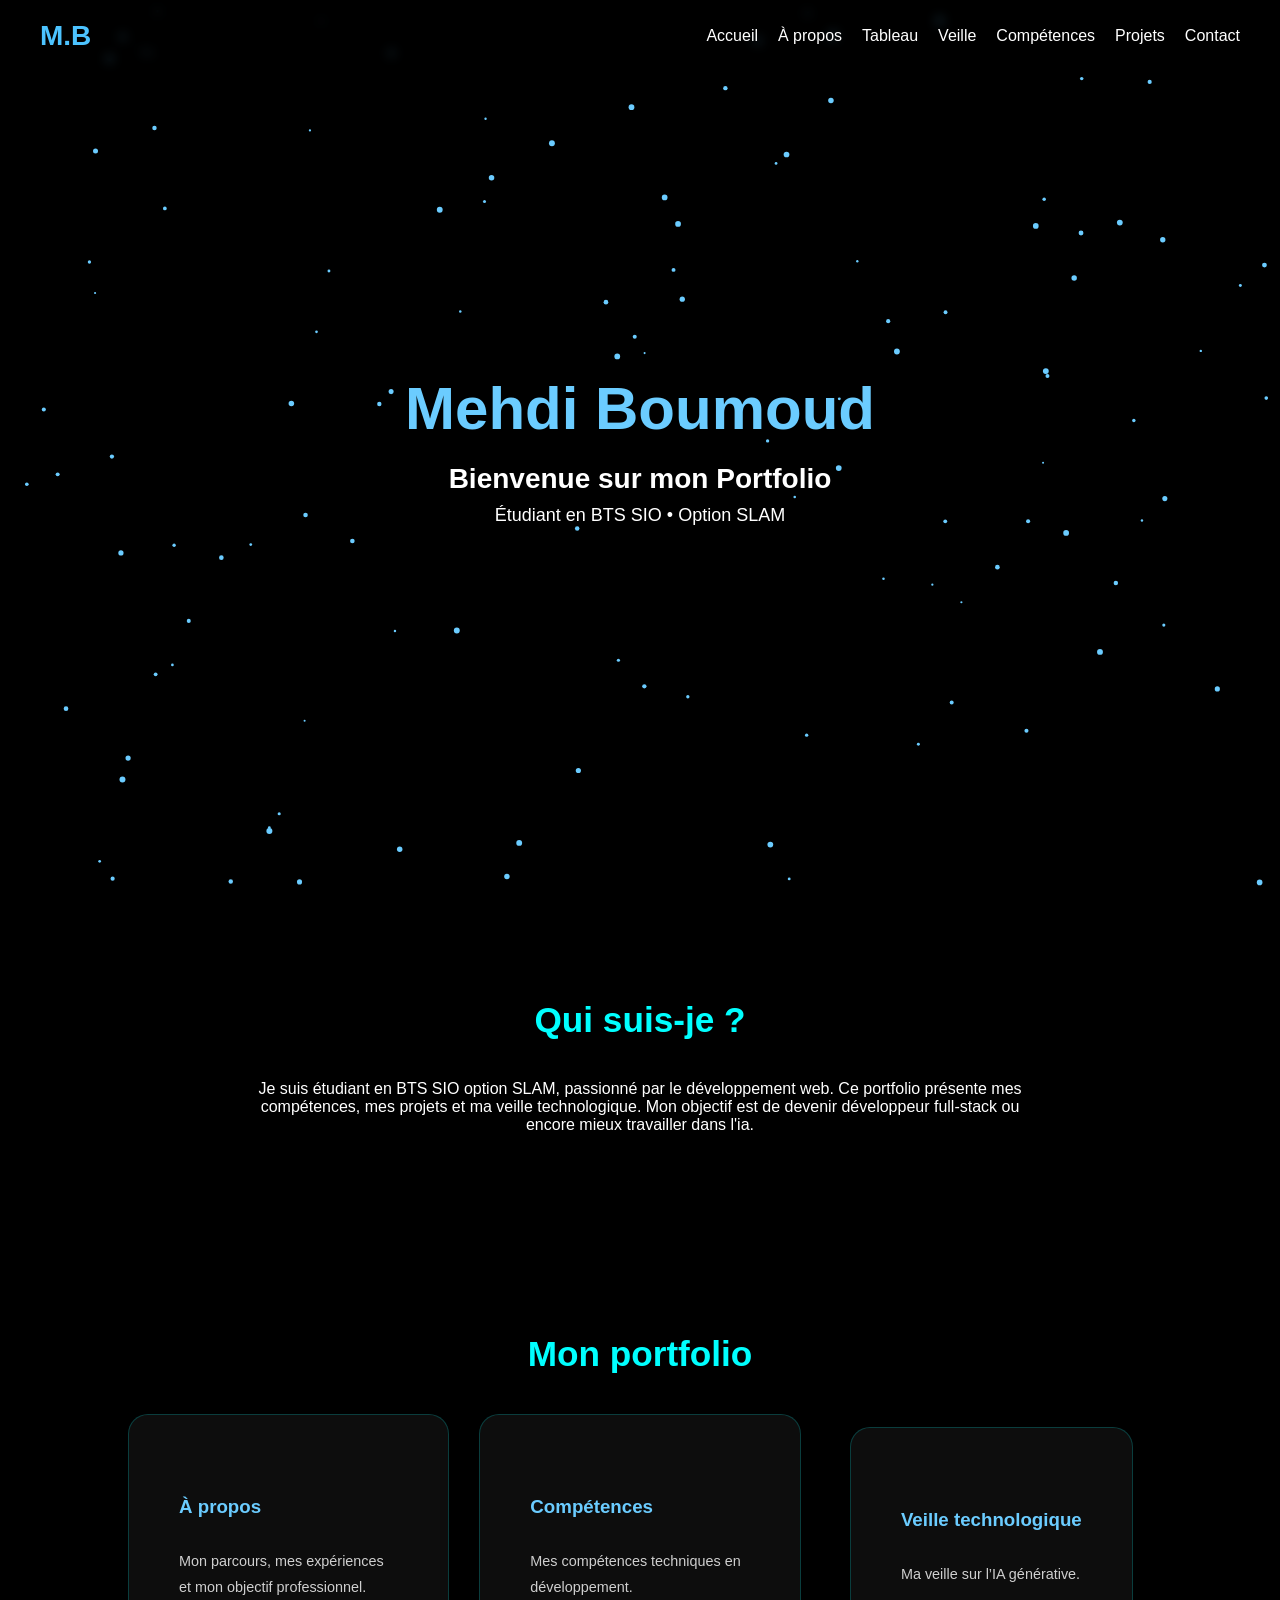
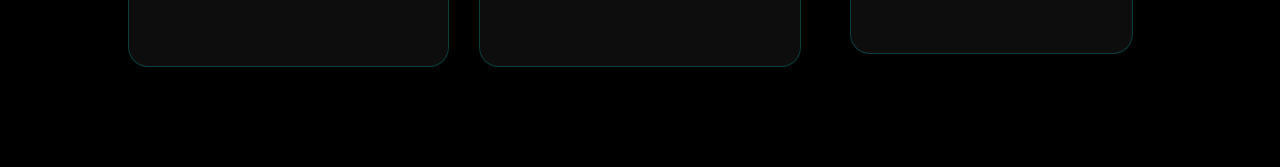
<file: index.html>
<!DOCTYPE html>
<html lang="fr">
<head>
  <meta charset="UTF-8">
  <meta name="viewport" content="width=device-width, initial-scale=1.0">
  <title>Portfolio | Mehdi Boumoud</title>
  <link rel="stylesheet" href="style.css">
</head>

<body>

<!-- CANVAS -->
<canvas id="bgCanvas"></canvas>

<!-- HEADER -->
<header class="navbar">
  <h1 class="logo">M.B</h1>
  <nav>
    <ul>
      <li><a href="index.html">Accueil</a></li>
      <li><a href="about.html">À propos</a></li>
      <li><a href="tableau.html">Tableau</a></li>
      <li><a href="veille.html">Veille</a></li>
      <li><a href="competence.html">Compétences</a></li>
      <li><a href="projet.html">Projets</a></li>
      <li><a href="contact.html">Contact</a></li>
    </ul>
  </nav>
</header>

<!-- HERO -->
<section class="hero reveal">
  <div class="hero-content">
    <h1 class="title">Mehdi Boumoud</h1>
    <h2 class="subtitle">Bienvenue sur mon Portfolio</h2>
    <p class="subtext">Étudiant en BTS SIO • Option SLAM</p>
  </div>
</section>
<section class="intro reveal">
  <h2 class="section-title">Qui suis-je ?</h2>
  <p style="text-align:center; max-width:800px; margin:auto;">
    Je suis étudiant en BTS SIO option SLAM, passionné par le développement web.
    Ce portfolio présente mes compétences, mes projets et ma veille technologique.
    Mon objectif est de devenir développeur full-stack ou encore mieux travailler dans l'ia.
  </p>
</section>

<section class="quick-links reveal">
  <h2 class="section-title">Mon portfolio</h2>

  <div class="projects-container">
    <a href="about.html" class="project-card">
      <h3>À propos</h3>
      <p>Mon parcours, mes expériences et mon objectif professionnel.</p>
    </a>

    <a href="competence.html" class="project-card">
      <h3>Compétences</h3>
      <p>Mes compétences techniques en développement.</p>
    </a>

    <a href="veille.html" class="project-card">
      <h3>Veille technologique</h3>
      <p>Ma veille sur l’IA générative.</p>
    </a>
  </div>
</section>

<script src="script.js"></script>

</body>
</html>
</file>
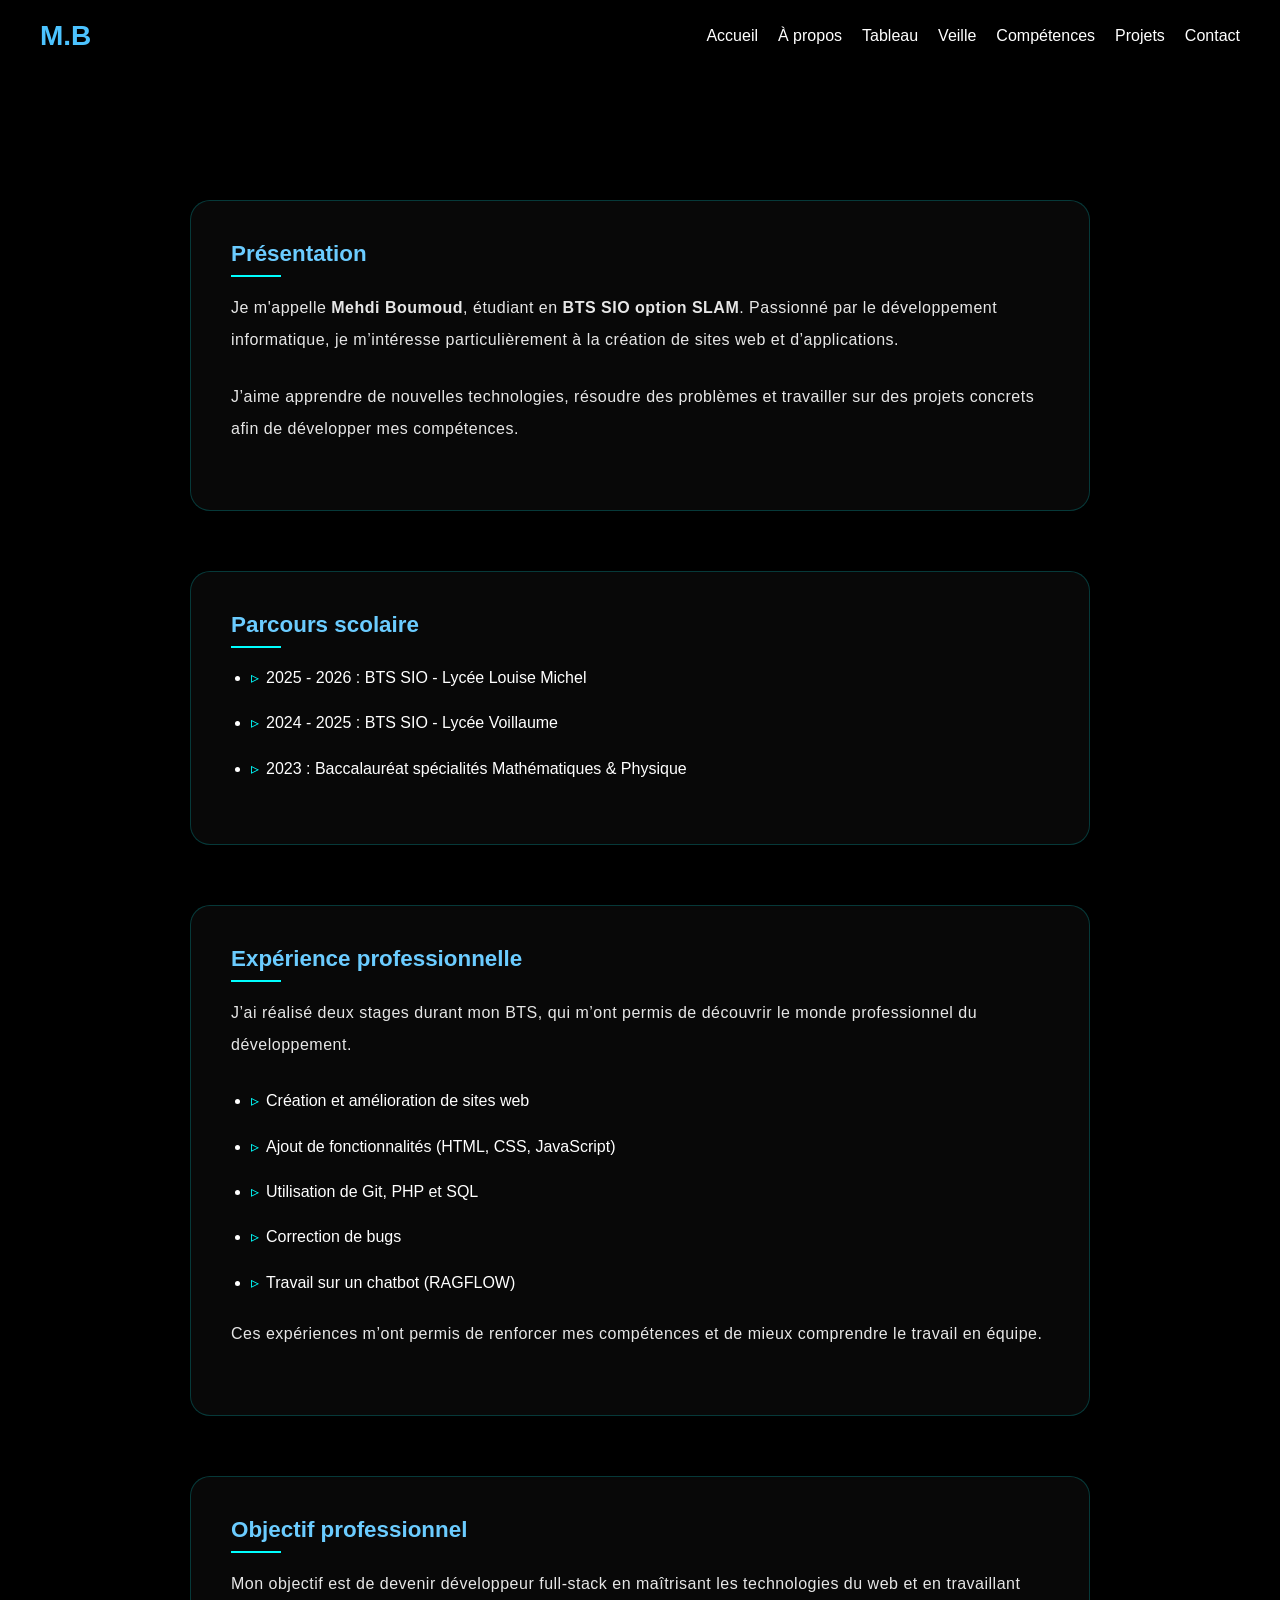
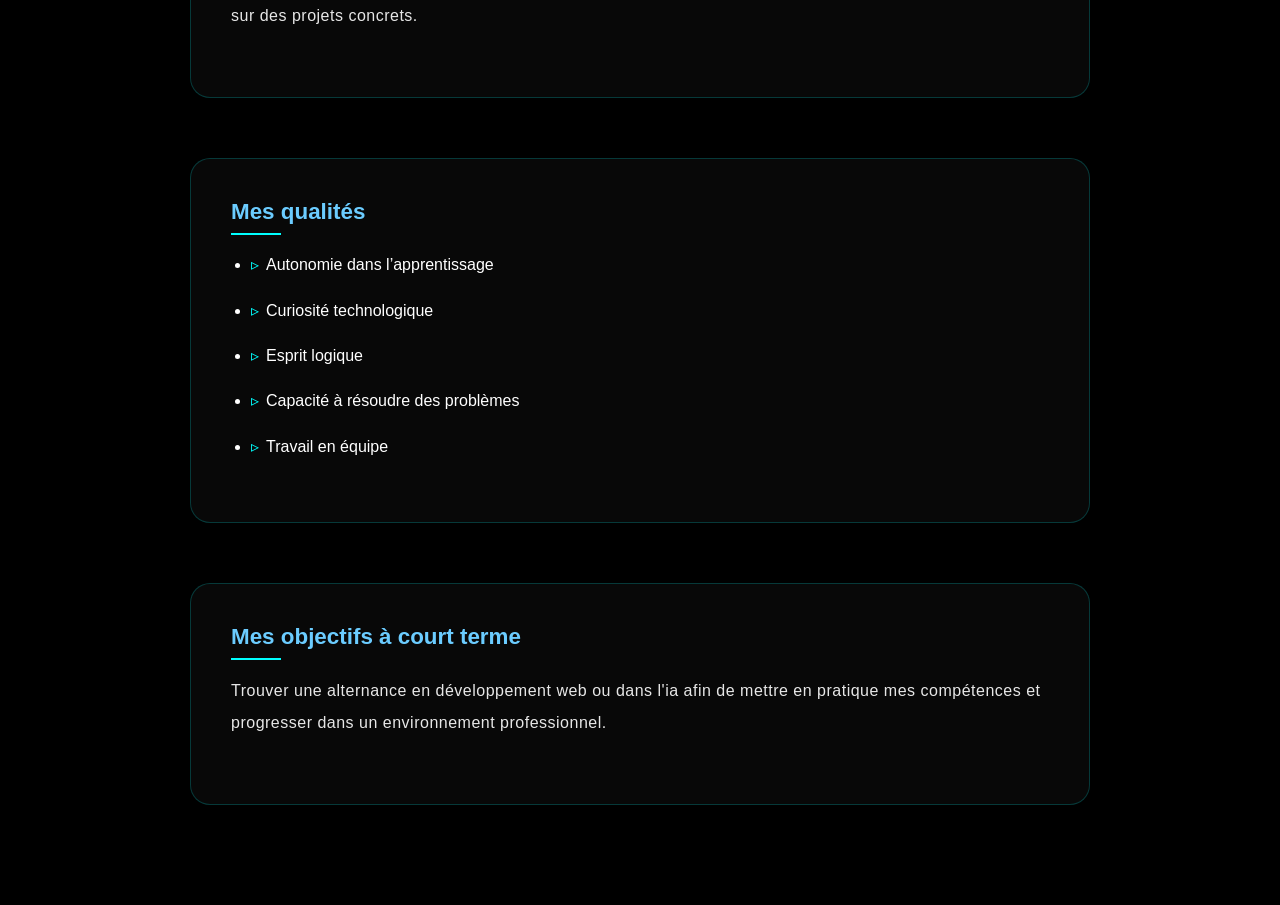
<file: about.html>
<!DOCTYPE html>
<html lang="fr">
<head>
  <meta charset="UTF-8">
  <meta name="viewport" content="width=device-width, initial-scale=1.0">
  <title>À propos | Mehdi Boumoud</title>
  <link rel="stylesheet" href="style.css">
</head>

<body>

<header class="navbar">
  <h1 class="logo">M.B</h1>
  <nav>
    <ul>
      <li><a href="index.html">Accueil</a></li>
      <li><a href="about.html">À propos</a></li>
      <li><a href="tableau.html">Tableau</a></li>
      <li><a href="veille.html">Veille</a></li>
      <li><a href="competence.html">Compétences</a></li>
      <li><a href="projet.html">Projets</a></li>
      <li><a href="contact.html">Contact</a></li>
    </ul>
  </nav>
</header>

<!-- SECTION A PROPOS -->
<section class="about reveal">
  <div class="about-container">

    <!-- PRÉSENTATION -->
    <div class="about-text">
      <h2>Présentation</h2>

      <p>
        Je m'appelle <strong>Mehdi Boumoud</strong>, étudiant en 
        <strong>BTS SIO option SLAM</strong>. Passionné par le développement 
        informatique, je m’intéresse particulièrement à la création de sites web 
        et d’applications.
      </p>

      <p>
        J’aime apprendre de nouvelles technologies, résoudre des problèmes 
        et travailler sur des projets concrets afin de développer mes compétences.
      </p>
    </div>

    <!-- PARCOURS -->
    <div class="about-extra">
      <h3>Parcours scolaire</h3>
      <ul>
        <li>2025 - 2026 : BTS SIO - Lycée Louise Michel</li>
        <li>2024 - 2025 : BTS SIO - Lycée Voillaume</li>
        <li>2023 : Baccalauréat spécialités Mathématiques & Physique</li>
      </ul>
    </div>

    <!-- EXPÉRIENCE -->
    <div class="about-extra">
      <h3>Expérience professionnelle</h3>

      <p>
        J’ai réalisé deux stages durant mon BTS, qui m’ont permis de découvrir 
        le monde professionnel du développement.
      </p>

      <ul>
        <li>Création et amélioration de sites web</li>
        <li>Ajout de fonctionnalités (HTML, CSS, JavaScript)</li>
        <li>Utilisation de Git, PHP et SQL</li>
        <li>Correction de bugs</li>
        <li>Travail sur un chatbot (RAGFLOW)</li>
      </ul>

      <p>
        Ces expériences m’ont permis de renforcer mes compétences et de mieux 
        comprendre le travail en équipe.
      </p>
    </div>

    <!-- OBJECTIF -->
    <div class="about-extra">
      <h3>Objectif professionnel</h3>

      <p>
        Mon objectif est de devenir développeur full-stack en maîtrisant les 
        technologies du web et en travaillant sur des projets concrets.
      </p>
    </div>
    <div class="about-extra">
  <h3>Mes qualités</h3>
  <ul>
    <li>Autonomie dans l’apprentissage</li>
    <li>Curiosité technologique</li>
    <li>Esprit logique</li>
    <li>Capacité à résoudre des problèmes</li>
    <li>Travail en équipe</li>
  </ul>
</div>

<div class="about-extra">
  <h3>Mes objectifs à court terme</h3>
  <p>
    Trouver une alternance en développement web ou dans l'ia afin de mettre en pratique
    mes compétences et progresser dans un environnement professionnel.
  </p>
</div>

  </div>
</section>

<script src="script.js"></script>

</body>
</html>
</file>
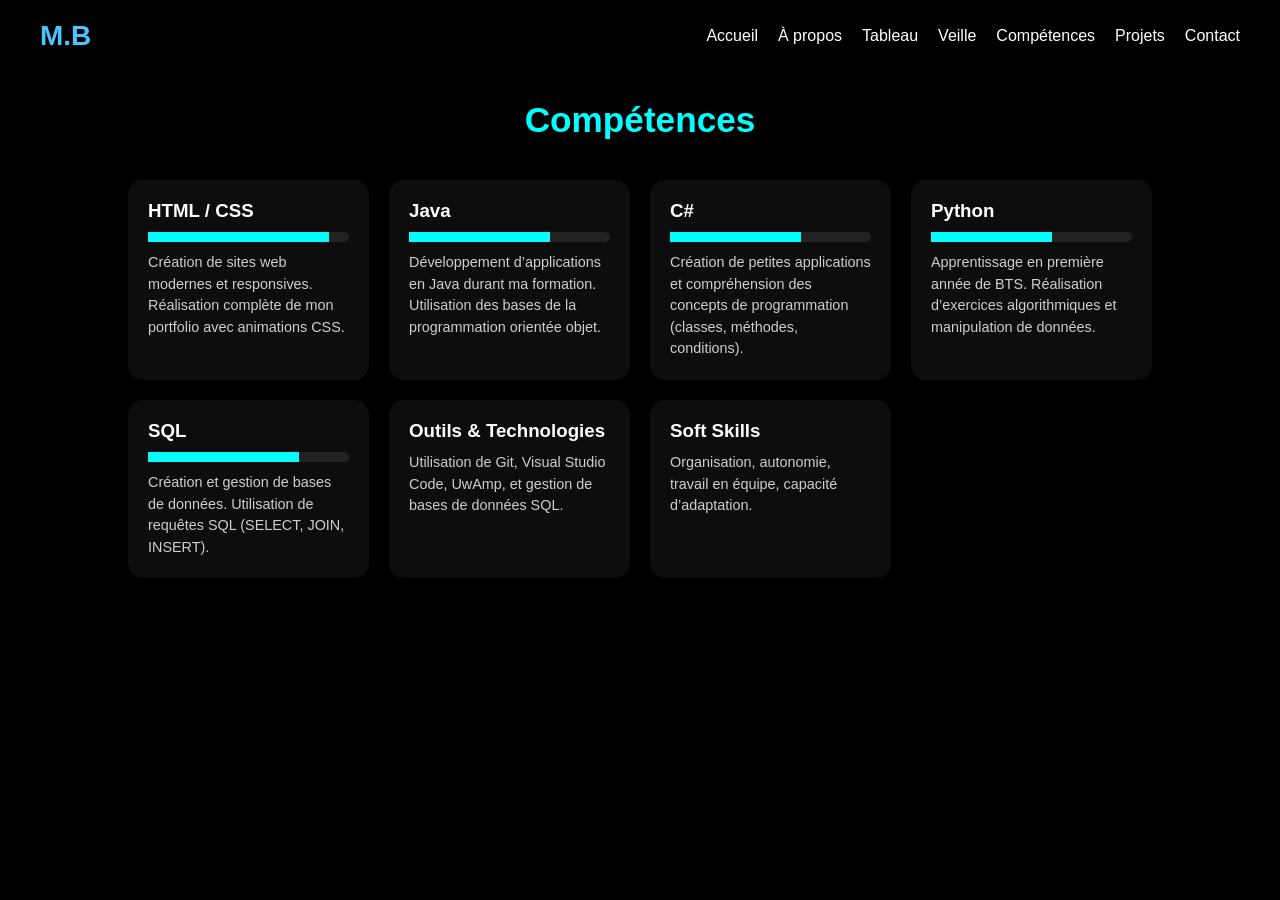
<file: competence.html>
<!DOCTYPE html>
<html lang="fr">
<head>
  <meta charset="UTF-8">
  <meta name="viewport" content="width=device-width, initial-scale=1.0">
  <title>Compétences | Mehdi Boumoud</title>
  <link rel="stylesheet" href="style.css">
</head>

<body>

<header class="navbar">
  <h1 class="logo">M.B</h1>
  <nav>
    <ul>
      <li><a href="index.html">Accueil</a></li>
      <li><a href="about.html">À propos</a></li>
      <li><a href="tableau.html">Tableau</a></li>
      <li><a href="veille.html">Veille</a></li>
      <li><a href="competence.html">Compétences</a></li>
      <li><a href="projet.html">Projets</a></li>
      <li><a href="contact.html">Contact</a></li>
    </ul>
  </nav>
</header>
<section class="skills reveal">
  <h2 class="section-title">Compétences</h2>

  <div class="skills-container">

    <div class="skill-box">
      <h3>HTML / CSS</h3>
      <div class="skill-bar"><span style="width: 90%"></span></div>
      <p>
        Création de sites web modernes et responsives. 
        Réalisation complète de mon portfolio avec animations CSS.
      </p>
    </div>

    <div class="skill-box">
      <h3>Java</h3>
      <div class="skill-bar"><span style="width: 70%"></span></div>
      <p>
        Développement d’applications en Java durant ma formation.
        Utilisation des bases de la programmation orientée objet.
      </p>
    </div>

    <div class="skill-box">
      <h3>C#</h3>
      <div class="skill-bar"><span style="width: 65%"></span></div>
      <p>
        Création de petites applications et compréhension des concepts 
        de programmation (classes, méthodes, conditions).
      </p>
    </div>

    <div class="skill-box">
      <h3>Python</h3>
      <div class="skill-bar"><span style="width: 60%"></span></div>
      <p>
        Apprentissage en première année de BTS. 
        Réalisation d’exercices algorithmiques et manipulation de données.
      </p>
    </div>

    <div class="skill-box">
      <h3>SQL</h3>
      <div class="skill-bar"><span style="width: 75%"></span></div>
      <p>
        Création et gestion de bases de données. 
        Utilisation de requêtes SQL (SELECT, JOIN, INSERT).
      </p>
    </div>
    <div class="skill-box">
  <h3>Outils & Technologies</h3>
  <p>
    Utilisation de Git, Visual Studio Code, UwAmp, et gestion de bases de données SQL.
  </p>
</div>

<div class="skill-box">
  <h3>Soft Skills</h3>
  <p>
    Organisation, autonomie, travail en équipe, capacité d’adaptation.
  </p>
</div>

  </div>
</section>

<script src="script.js"></script>

</body>
</html>
</file>
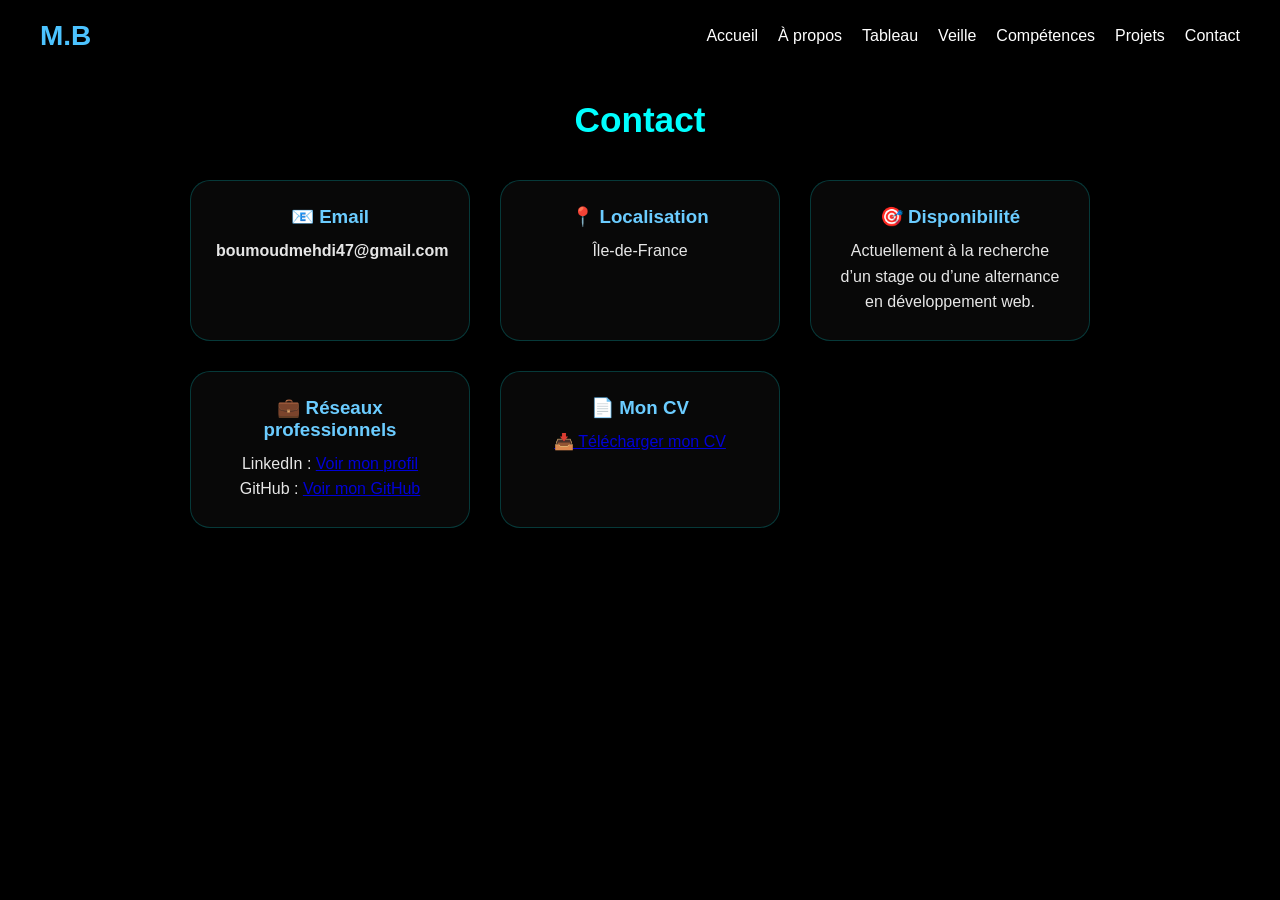
<file: contact.html>
<!DOCTYPE html>
<html lang="fr">
<head>
  <meta charset="UTF-8">
  <meta name="viewport" content="width=device-width, initial-scale=1.0">
  <title>Contact | Mehdi Boumoud</title>
  <link rel="stylesheet" href="style.css">
</head>

<body>

<header class="navbar">
  <h1 class="logo">M.B</h1>
  <nav>
    <ul>
      <li><a href="index.html">Accueil</a></li>
      <li><a href="about.html">À propos</a></li>
      <li><a href="tableau.html">Tableau</a></li>
      <li><a href="veille.html">Veille</a></li>
      <li><a href="competence.html">Compétences</a></li>
      <li><a href="projet.html">Projets</a></li>
      <li><a href="contact.html">Contact</a></li>
    </ul>
  </nav>
</header>

<section class="contact reveal">
  <h2 class="section-title">Contact</h2>

  <div class="contact-container">

    <div class="contact-card">
      <h3>📧 Email</h3>
      <p><strong>boumoudmehdi47@gmail.com</strong></p>
    </div>

    <div class="contact-card">
      <h3>📍 Localisation</h3>
      <p>Île-de-France</p>
    </div>

    <div class="contact-card">
      <h3>🎯 Disponibilité</h3>
      <p>
        Actuellement à la recherche d’un stage ou d’une alternance en développement web.
      </p>
    </div>

    <div class="contact-card">
  <h3>💼 Réseaux professionnels</h3>

  <p>
    LinkedIn :
    <a href="https://www.linkedin.com/in/mehdi-boumoud-09072434a/" target="_blank">
      Voir mon profil
    </a>
  </p>

  <p>
    GitHub :
    <a href="https://github.com/MehdiB-Prog" target="_blank">
      Voir mon GitHub
    </a>
  </p>
</div>
<div class="contact-card">
  <h3>📄 Mon CV</h3>

  <p>
    <a href="image/CV.pdf" target="_blank" class="btn-cv">
      📥 Télécharger mon CV
    </a>
  </p>

</div>
  </div>
</section>

<script src="script.js"></script>

</body>
</html>
</file>
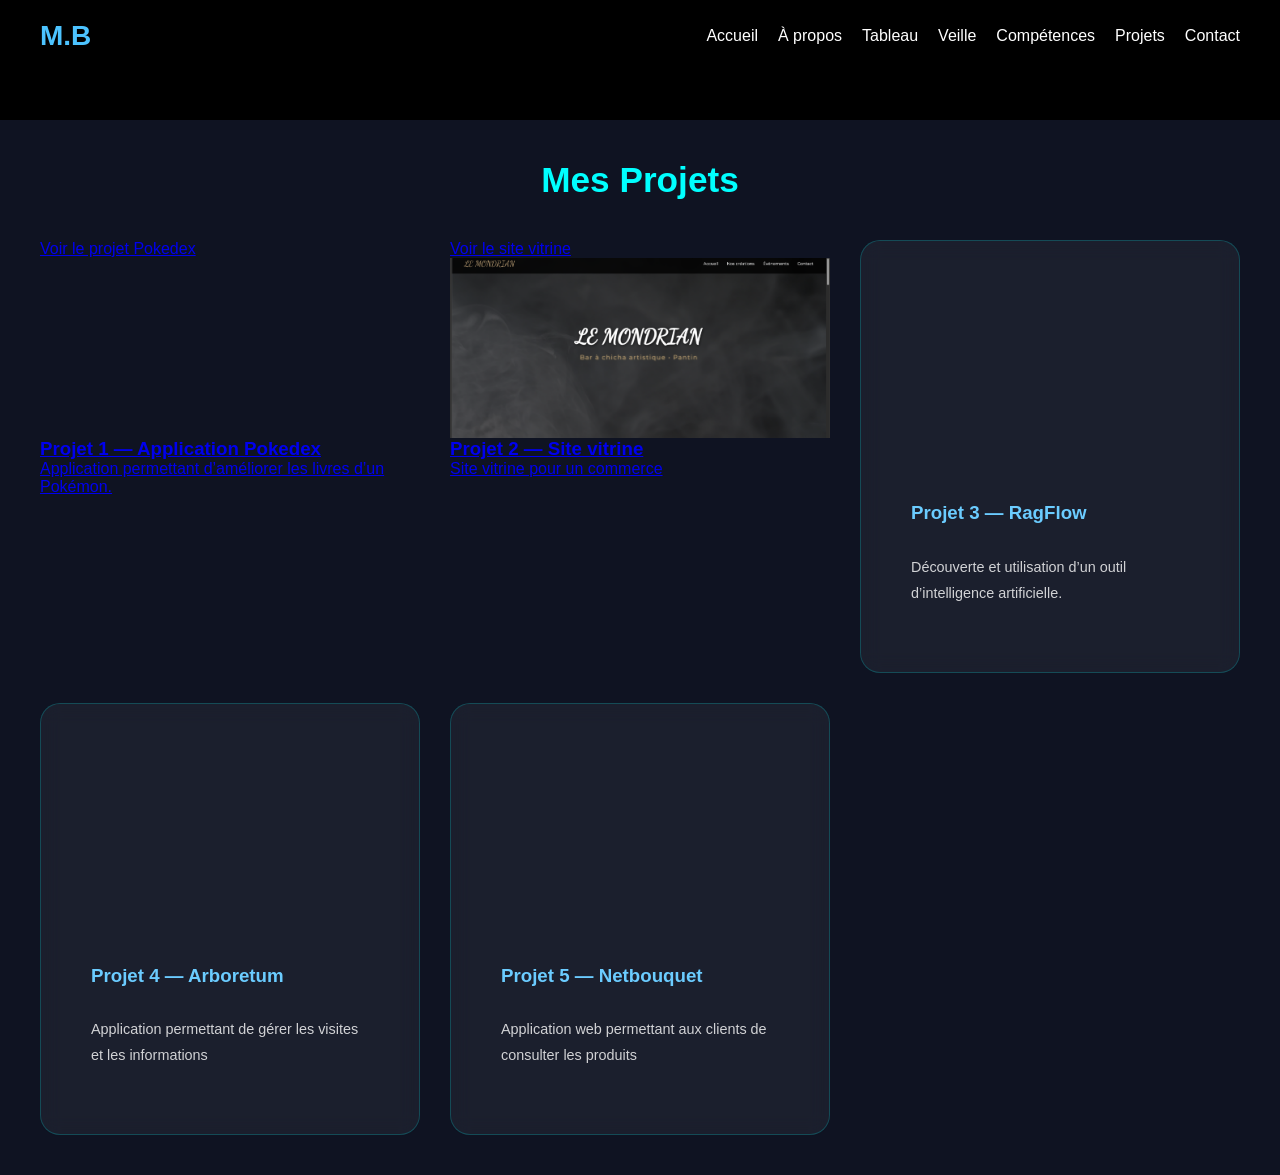
<file: projet.html>
<!DOCTYPE html>
<html lang="fr">
<head>
  <meta charset="UTF-8">
  <title>Projets | Mehdi Boumoud</title>
  <link rel="stylesheet" href="style.css">
</head>

<body>

<!-- HEADER -->
<header class="navbar">
  <h1 class="logo">M.B</h1>
  <nav>
    <ul>
      <li><a href="index.html">Accueil</a></li>
      <li><a href="about.html">À propos</a></li>
      <li><a href="tableau.html">Tableau</a></li>
      <li><a href="veille.html">Veille</a></li>
      <li><a href="competence.html">Compétences</a></li>
      <li><a href="projet.html">Projets</a></li>
      <li><a href="contact.html">Contact</a></li>
    </ul>
  </nav>
</header>
<section class="projects">
  <h2 class="section-title">Mes Projets</h2>

  <div class="projects-container">

    <a href="projet1.html">Voir le projet Pokedex
      <div class="project-img" style="background-image: url('https://i.ytimg.com/vi/KEq93q4D9cY/maxresdefault.jpg');"></div>
      <h3>Projet 1 — Application Pokedex</h3>
      <p>Application permettant d’améliorer les livres d’un Pokémon.</p>
    </a>

    <a href="sitevitrine/index.html">Voir le site vitrine
      <div class="project-img" style="background-image: url('image/mondiran.png');"></div>
      <h3>Projet 2 — Site vitrine</h3>
      <p>Site vitrine pour un commerce</p>
    </a>

    <a href="projet3.html" class="project-card">
      <div class="project-img" style="background-image: url('https://appscross.com/wp-content/uploads/2025/04/cover.jpg');"></div>
      <h3>Projet 3 — RagFlow</h3>
      <p>Découverte et utilisation d’un outil d’intelligence artificielle.</p>
    </a>

    <a href="projet4.html" class="project-card">
      <div class="project-img" style="background-image: url('https://i.pinimg.com/originals/4e/fc/07/4efc079ac862165132ff22d5b101b4d7.jpg');"></div>
      <h3>Projet 4 — Arboretum</h3>
      <p>Application permettant de gérer les visites et les informations</p>
    </a>

    <a href="projet5.html" class="project-card">
      <div class="project-img" style="background-image: url('https://tse4.mm.bing.net/th/id/OIP.acI_4v9CowPunlTV95rP-QHaE8?rs=1&pid=ImgDetMain&o=7&rm=3');"></div>
      <h3>Projet 5 — Netbouquet</h3>
      <p>Application web permettant aux clients de consulter les produits</p>
    </a>


  </div>
</section>

<!-- JS -->
<script src="script.js"></script>

</body>
</html>
</file>
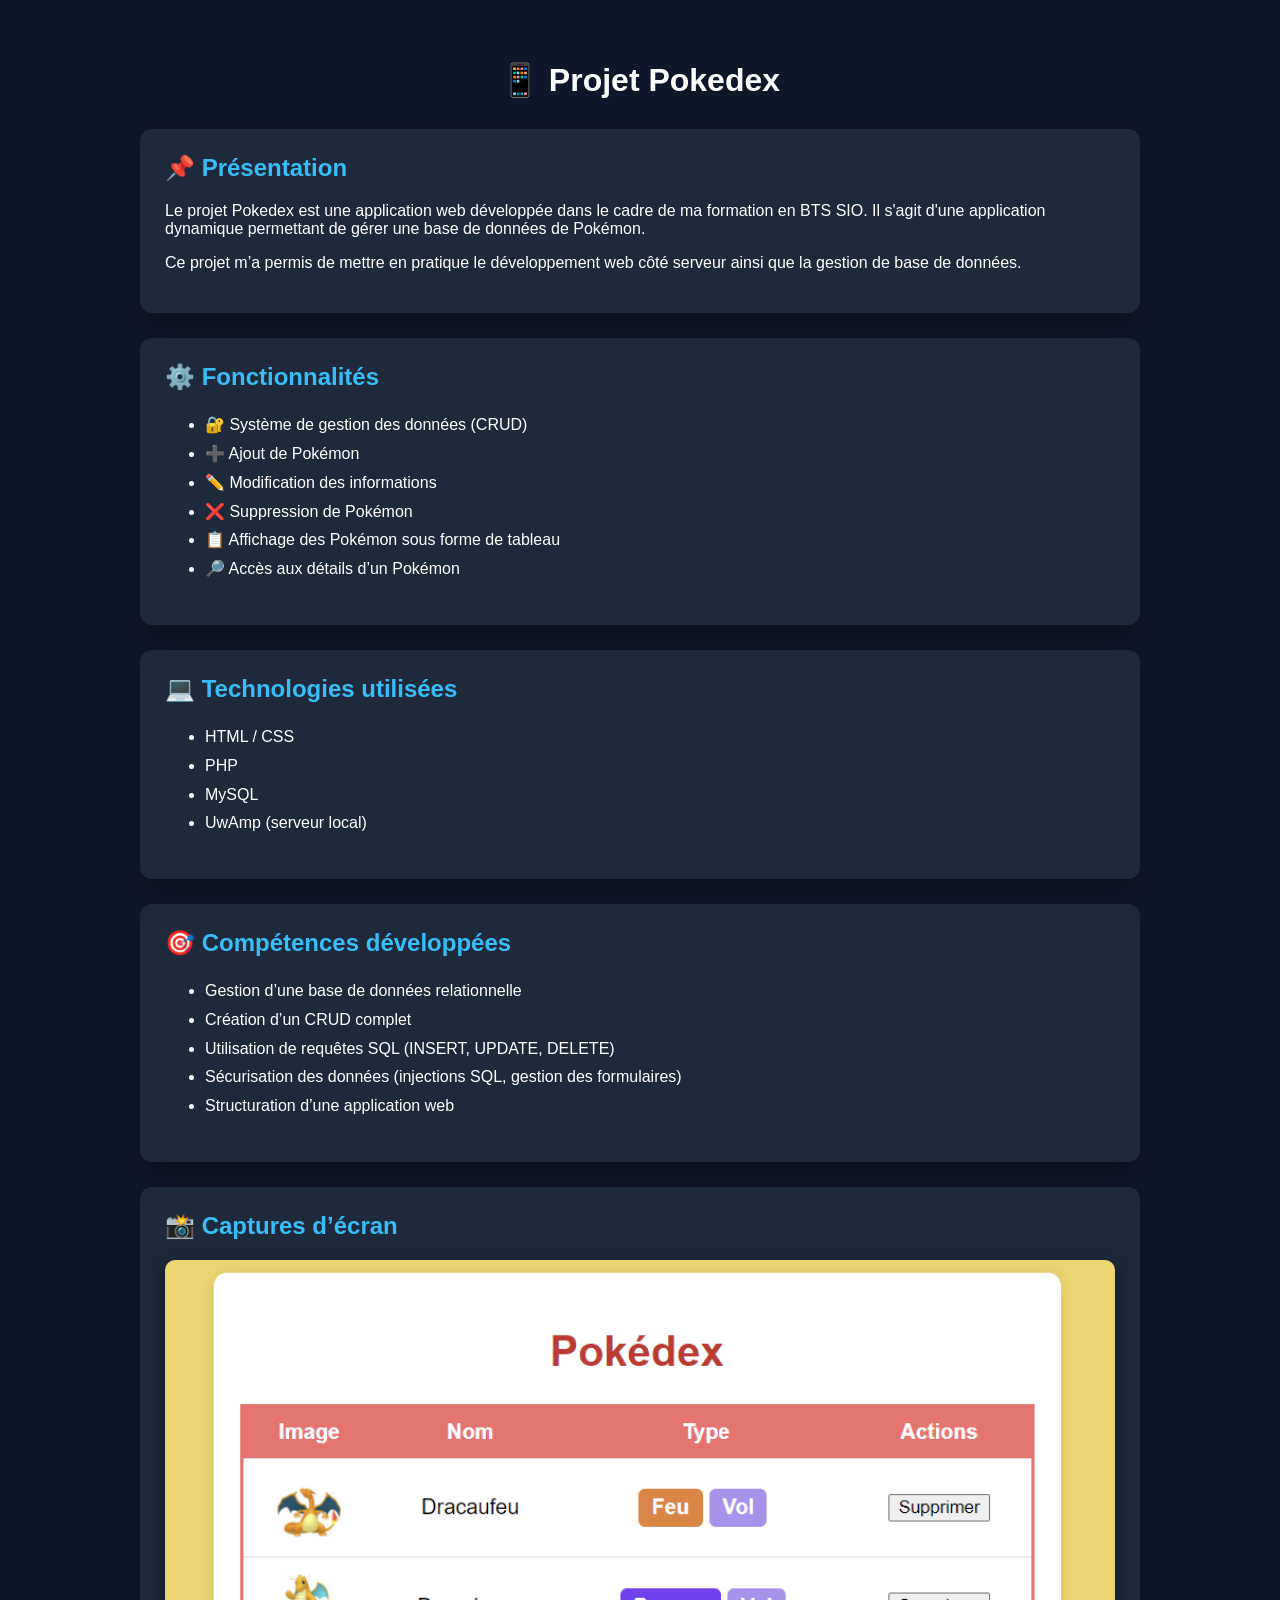
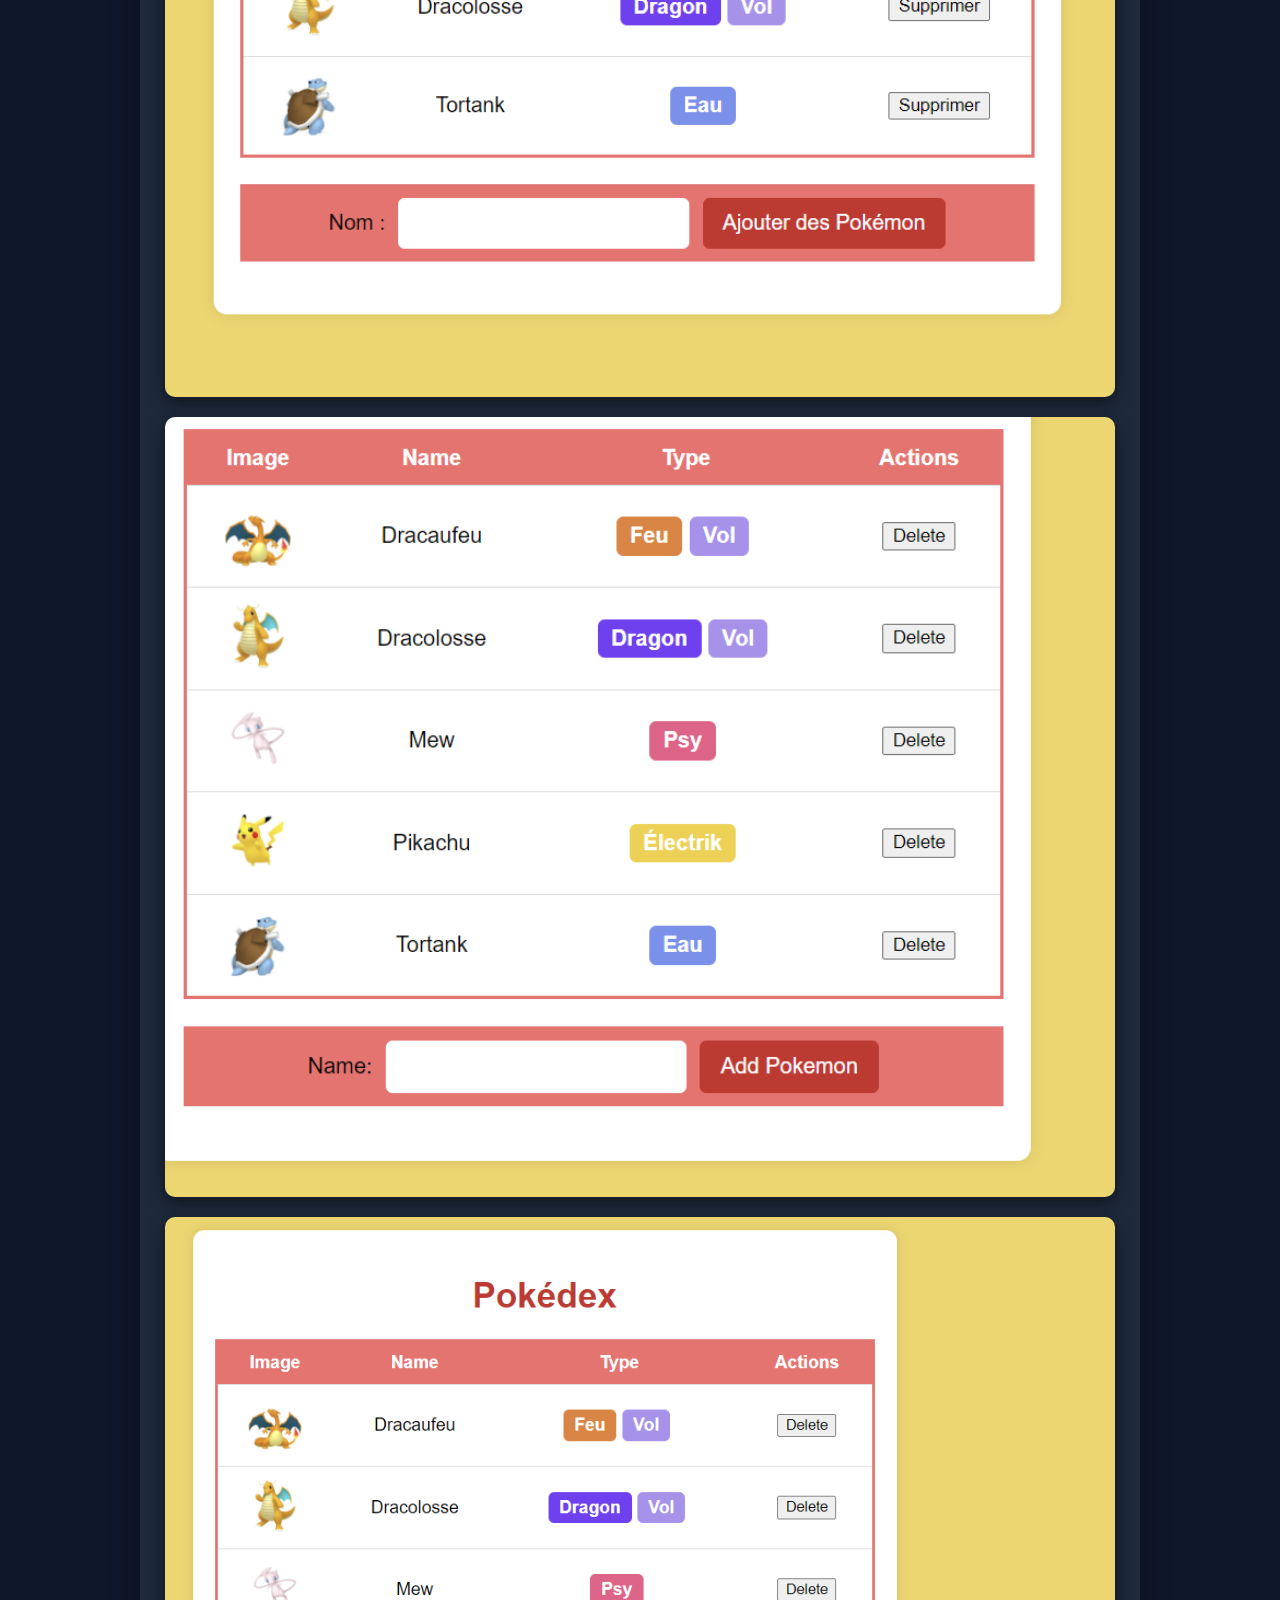
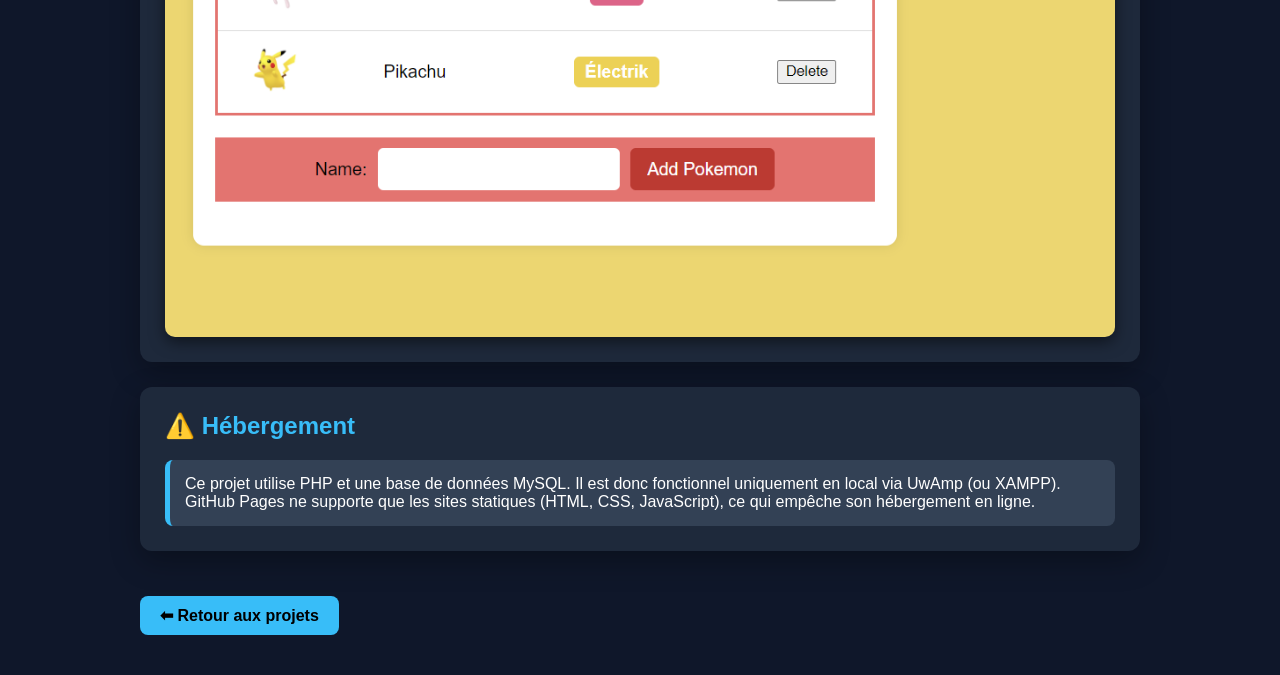
<file: projet1.html>
<!DOCTYPE html>
<html lang="fr">
<head>
  <meta charset="UTF-8">
  <meta name="viewport" content="width=device-width, initial-scale=1.0">
  <title>Projet Pokedex</title>

  <style>
    body {
      font-family: Arial, sans-serif;
      margin: 0;
      padding: 0;
      background: #0f172a;
      color: white;
    }

    .container {
      max-width: 1000px;
      margin: auto;
      padding: 40px 20px;
    }

    h1 {
      text-align: center;
      margin-bottom: 30px;
    }

    .card {
      background: #1e293b;
      padding: 25px;
      border-radius: 12px;
      margin-bottom: 25px;
      box-shadow: 0 10px 30px rgba(0,0,0,0.3);
    }

    h2 {
      margin-top: 0;
      color: #38bdf8;
    }

    ul {
      line-height: 1.8;
    }

    .screenshots {
      display: flex;
      flex-direction: column;
      gap: 20px;
      margin-top: 20px;
    }

    .screenshots img {
      width: 100%;
      border-radius: 10px;
      box-shadow: 0 5px 15px rgba(0,0,0,0.5);
    }

    .note {
      background: #334155;
      padding: 15px;
      border-left: 5px solid #38bdf8;
      border-radius: 8px;
      margin-top: 20px;
    }

    .back {
      display: inline-block;
      margin-top: 20px;
      text-decoration: none;
      background: #38bdf8;
      color: black;
      padding: 10px 20px;
      border-radius: 8px;
      font-weight: bold;
    }

    .back:hover {
      background: #0ea5e9;
    }
  </style>
</head>

<body>

  <div class="container">

    <h1>📱 Projet Pokedex</h1>

    <div class="card">
      <h2>📌 Présentation</h2>
      <p>
        Le projet Pokedex est une application web développée dans le cadre de ma formation en BTS SIO.
        Il s'agit d'une application dynamique permettant de gérer une base de données de Pokémon.
      </p>
      <p>
        Ce projet m’a permis de mettre en pratique le développement web côté serveur ainsi que la gestion de base de données.
      </p>
    </div>

    <div class="card">
      <h2>⚙️ Fonctionnalités</h2>
      <ul>
        <li>🔐 Système de gestion des données (CRUD)</li>
        <li>➕ Ajout de Pokémon</li>
        <li>✏️ Modification des informations</li>
        <li>❌ Suppression de Pokémon</li>
        <li>📋 Affichage des Pokémon sous forme de tableau</li>
        <li>🔎 Accès aux détails d’un Pokémon</li>
      </ul>
    </div>

    <div class="card">
      <h2>💻 Technologies utilisées</h2>
      <ul>
        <li>HTML / CSS</li>
        <li>PHP</li>
        <li>MySQL</li>
        <li>UwAmp (serveur local)</li>
      </ul>
    </div>

    <div class="card">
      <h2>🎯 Compétences développées</h2>
      <ul>
        <li>Gestion d’une base de données relationnelle</li>
        <li>Création d’un CRUD complet</li>
        <li>Utilisation de requêtes SQL (INSERT, UPDATE, DELETE)</li>
        <li>Sécurisation des données (injections SQL, gestion des formulaires)</li>
        <li>Structuration d’une application web</li>
      </ul>
    </div>

    <div class="card">
      <h2>📸 Captures d’écran</h2>

      <div class="screenshots">
        <img src="image/pokemon1.png" alt="Capture 1">
        <img src="image/pokemon2.png" alt="Capture 2">
        <img src="image/pokemon3.png" alt="Capture 3">
      </div>
    </div>

    <div class="card">
      <h2>⚠️ Hébergement</h2>

      <div class="note">
        Ce projet utilise PHP et une base de données MySQL.  
        Il est donc fonctionnel uniquement en local via UwAmp (ou XAMPP).  
        GitHub Pages ne supporte que les sites statiques (HTML, CSS, JavaScript), ce qui empêche son hébergement en ligne.
      </div>
    </div>

    <a href="projet.html" class="back">⬅ Retour aux projets</a>

  </div>

</body>
</html>
</file>
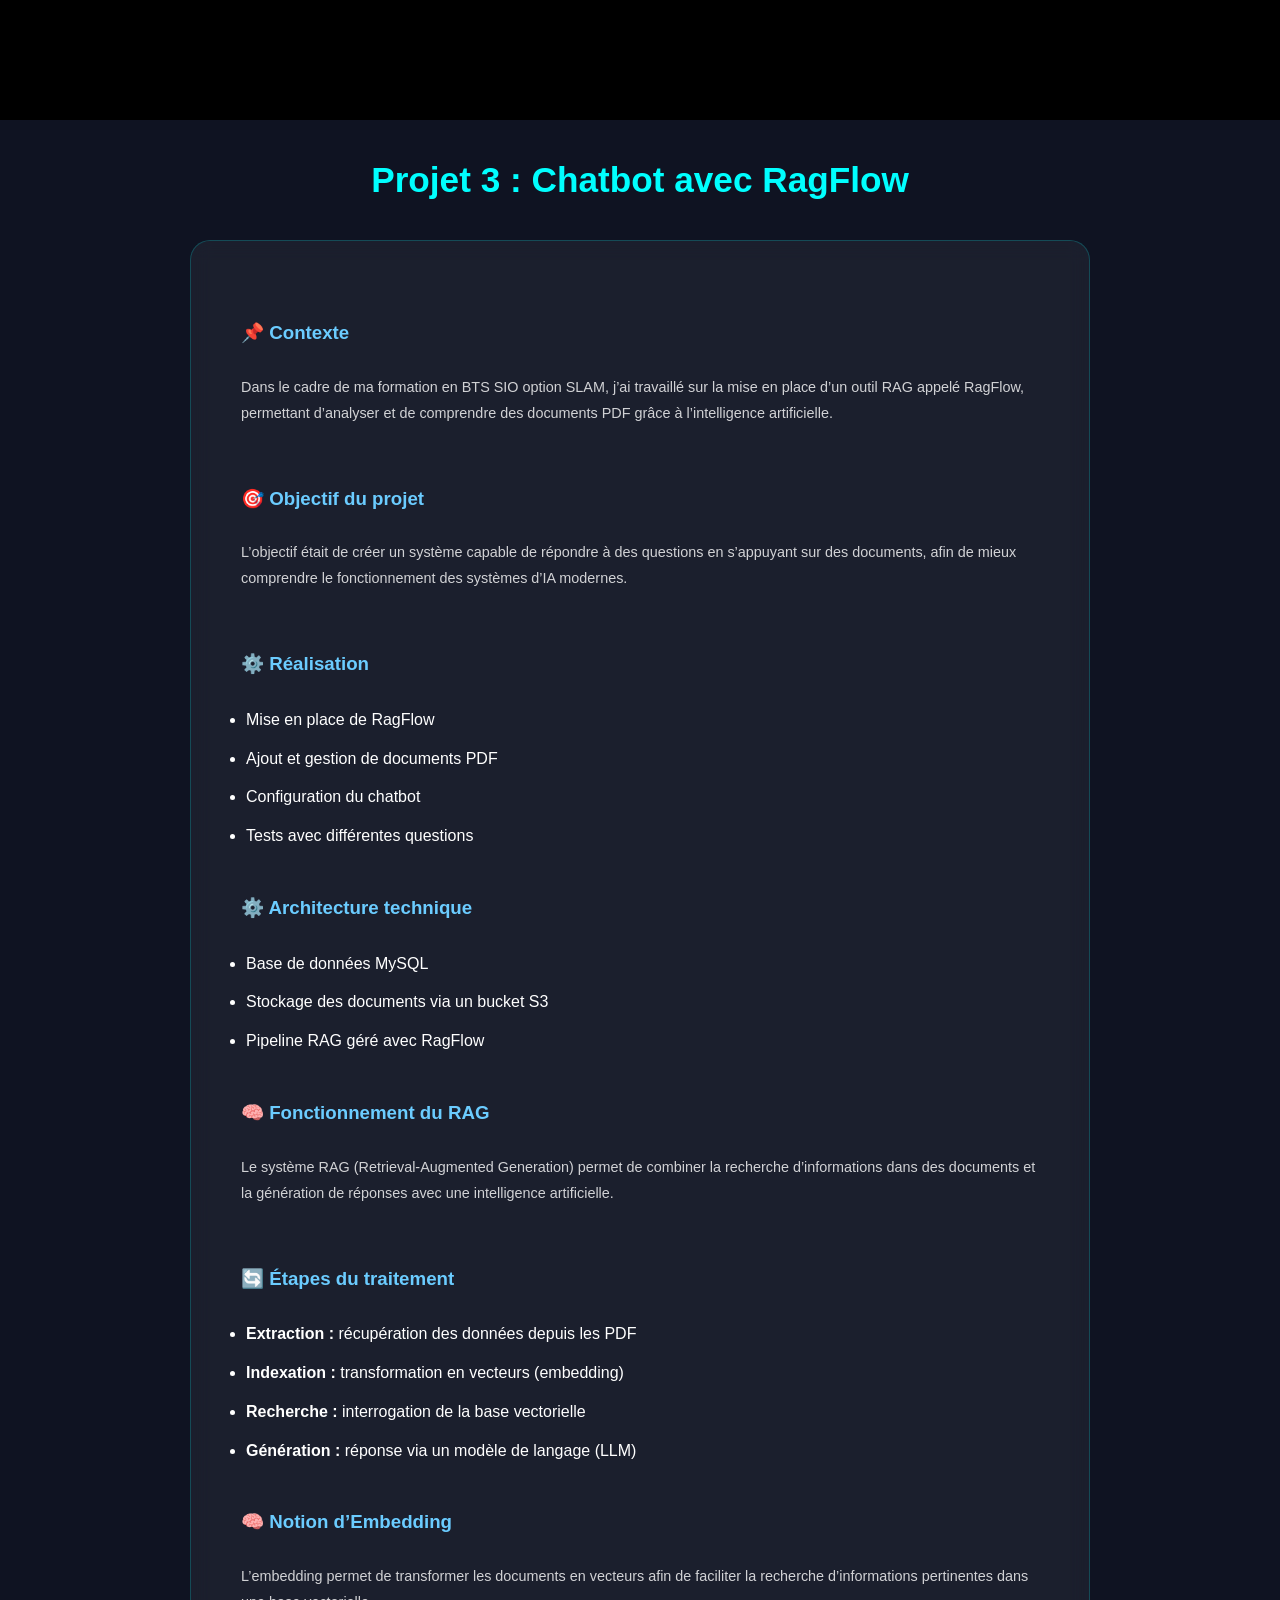
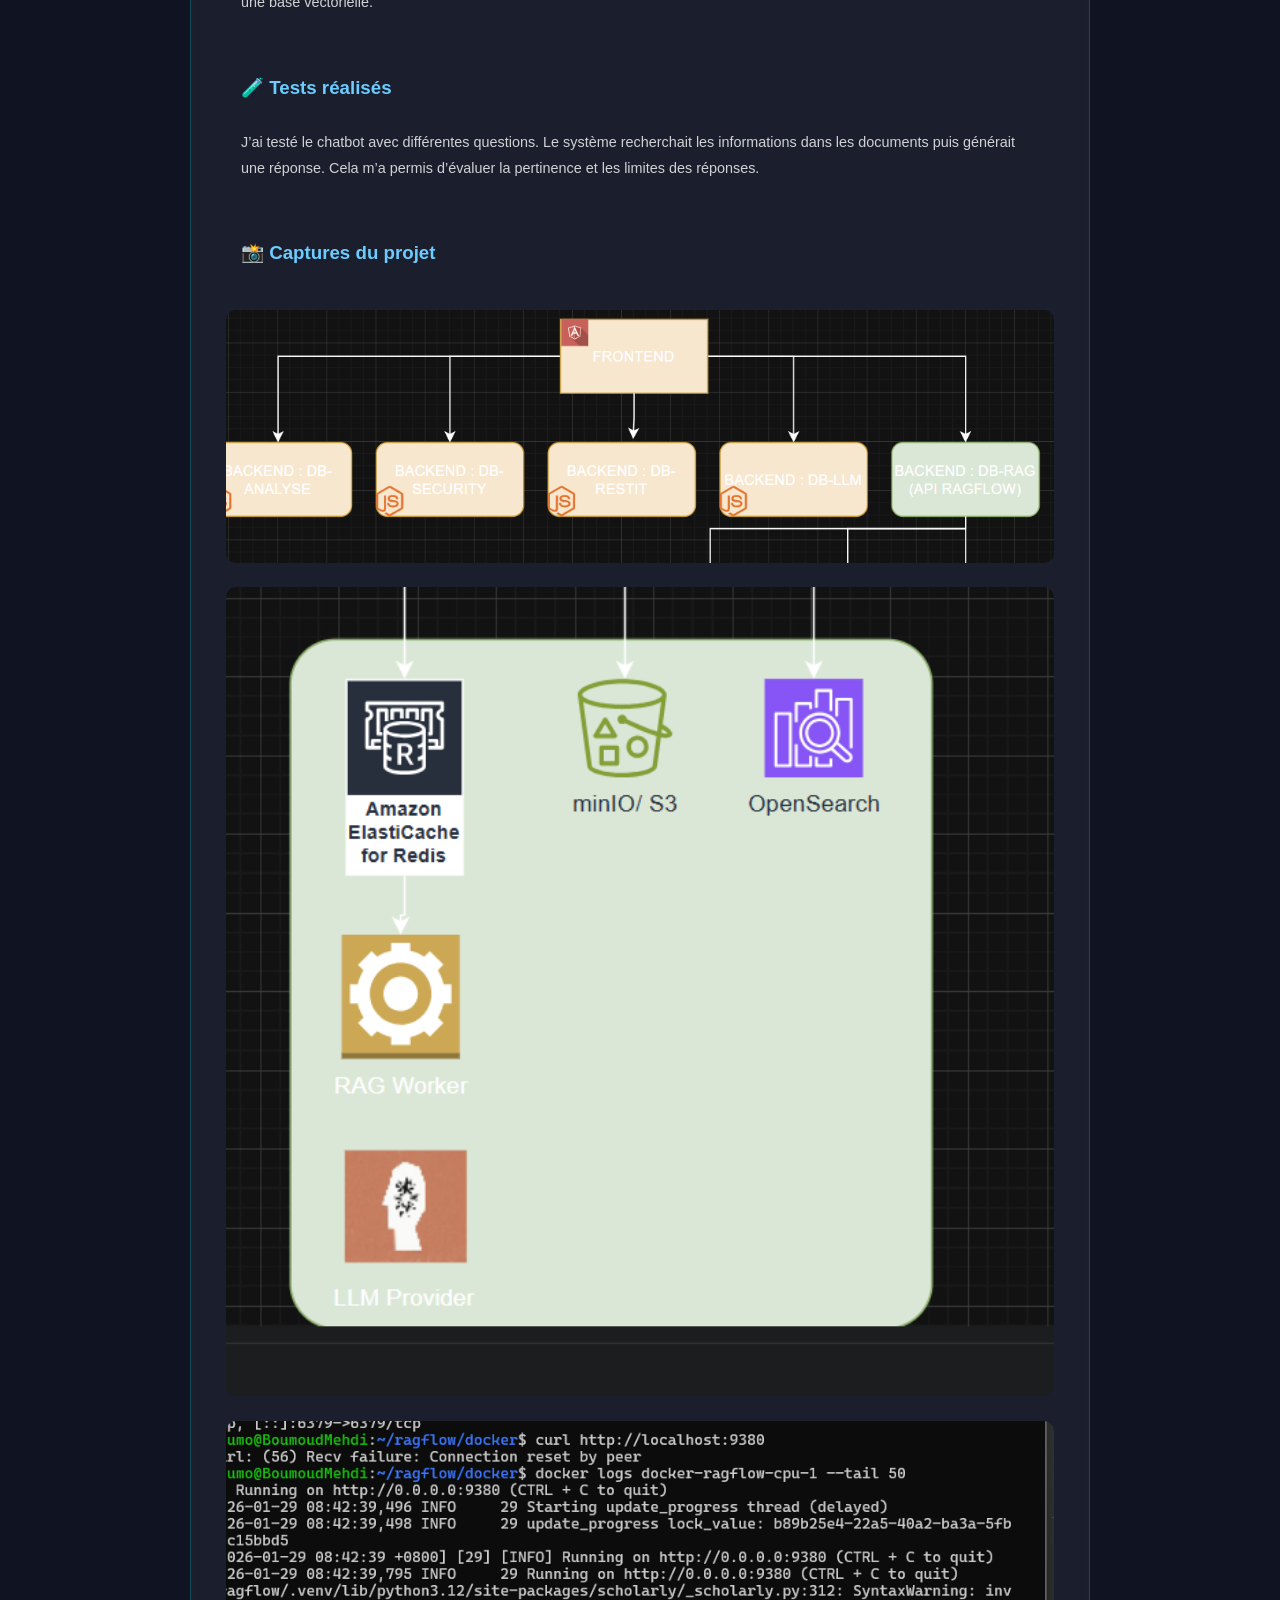
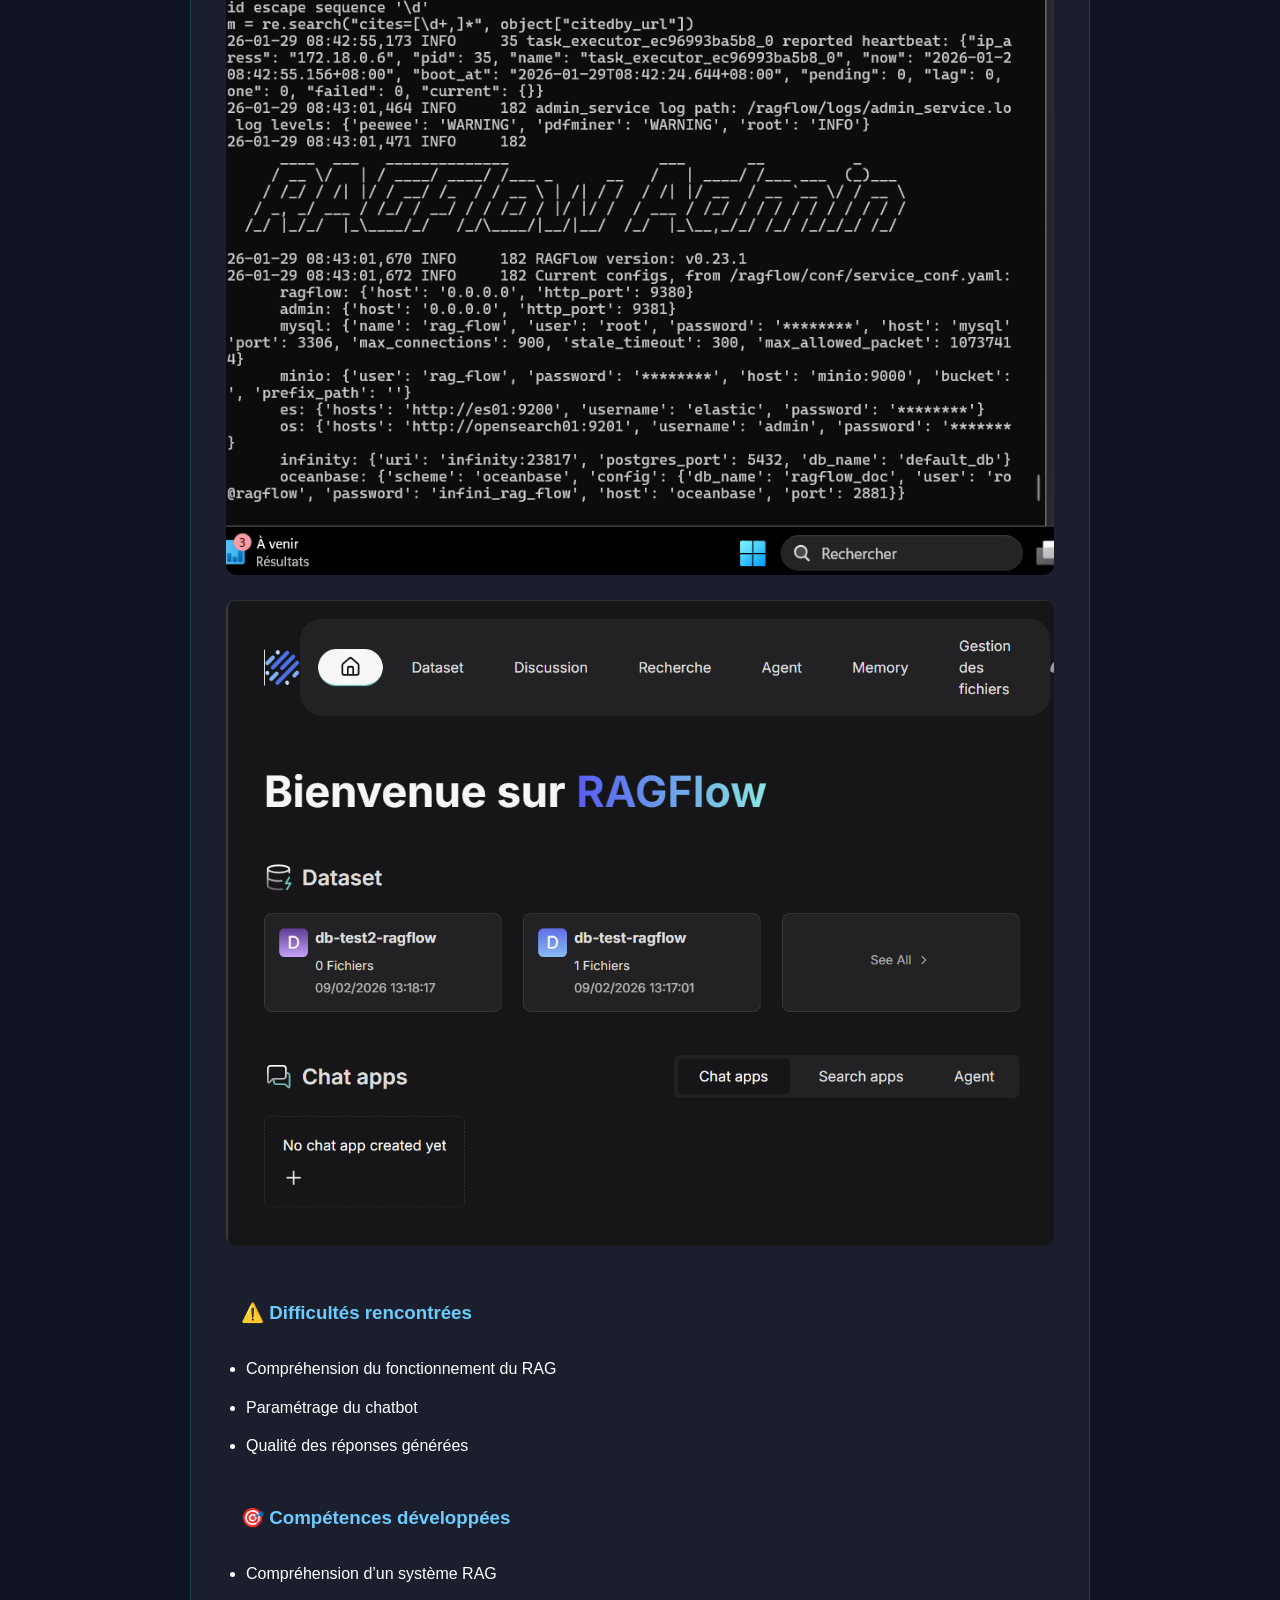
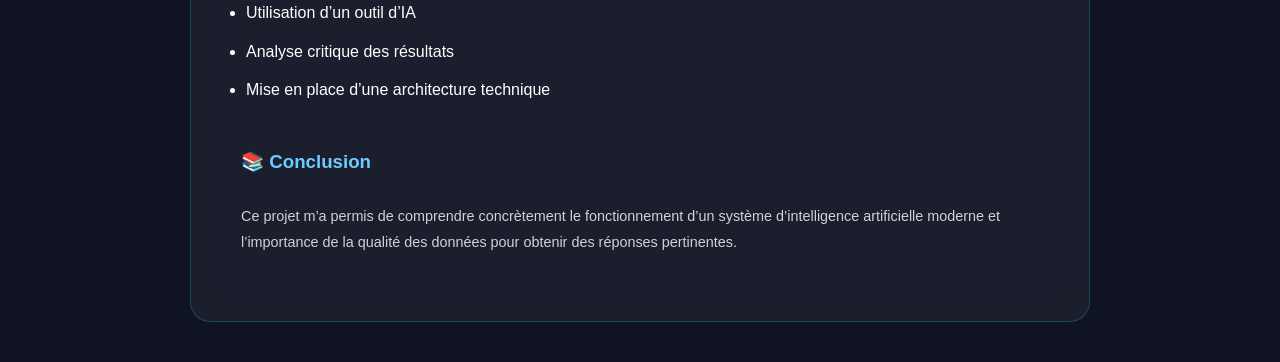
<file: projet3.html>
<!DOCTYPE html>
<html lang="fr">
<head>
  <meta charset="UTF-8">
  <title>Projet 3 | RagFlow</title>
  <link rel="stylesheet" href="style.css">
</head>

<body>

<section class="projects" style="margin-top:120px;">

  <h2 class="section-title">Projet 3 : Chatbot avec RagFlow</h2>

  <div class="project-card">

    <h3>📌 Contexte</h3>
    <p>
      Dans le cadre de ma formation en BTS SIO option SLAM, j’ai travaillé sur la mise en place
      d’un outil RAG appelé RagFlow, permettant d’analyser et de comprendre des documents PDF
      grâce à l’intelligence artificielle.
    </p>

    <h3>🎯 Objectif du projet</h3>
    <p>
      L’objectif était de créer un système capable de répondre à des questions en s’appuyant
      sur des documents, afin de mieux comprendre le fonctionnement des systèmes d’IA modernes.
    </p>

    <h3>⚙️ Réalisation</h3>
    <ul>
      <li>Mise en place de RagFlow</li>
      <li>Ajout et gestion de documents PDF</li>
      <li>Configuration du chatbot</li>
      <li>Tests avec différentes questions</li>
    </ul>

    <h3>⚙️ Architecture technique</h3>
    <ul>
      <li>Base de données MySQL</li>
      <li>Stockage des documents via un bucket S3</li>
      <li>Pipeline RAG géré avec RagFlow</li>
    </ul>

    <h3>🧠 Fonctionnement du RAG</h3>
    <p>
      Le système RAG (Retrieval-Augmented Generation) permet de combiner la recherche
      d’informations dans des documents et la génération de réponses avec une intelligence artificielle.
    </p>

    <h3>🔄 Étapes du traitement</h3>
    <ul>
      <li><strong>Extraction :</strong> récupération des données depuis les PDF</li>
      <li><strong>Indexation :</strong> transformation en vecteurs (embedding)</li>
      <li><strong>Recherche :</strong> interrogation de la base vectorielle</li>
      <li><strong>Génération :</strong> réponse via un modèle de langage (LLM)</li>
    </ul>

    <h3>🧠 Notion d’Embedding</h3>
    <p>
      L’embedding permet de transformer les documents en vecteurs afin de faciliter
      la recherche d’informations pertinentes dans une base vectorielle.
    </p>

    <h3>🧪 Tests réalisés</h3>
    <p>
      J’ai testé le chatbot avec différentes questions. Le système recherchait les informations
      dans les documents puis générait une réponse. Cela m’a permis d’évaluer la pertinence
      et les limites des réponses.
    </p>

    <h3>📸 Captures du projet</h3>

    <img src="image/screen.png" style="width:100%; margin-top:15px; border-radius:10px;">

    <img src="image/screen2.png" style="width:100%; margin-top:15px; border-radius:10px;">

    <img src="image/screen3.png" style="width:100%; margin-top:15px; border-radius:10px;">

    <img src="image/screen4.png" style="width:100%; margin-top:15px; border-radius:10px;">

    <h3>⚠️ Difficultés rencontrées</h3>
    <ul>
      <li>Compréhension du fonctionnement du RAG</li>
      <li>Paramétrage du chatbot</li>
      <li>Qualité des réponses générées</li>
    </ul>

    <h3>🎯 Compétences développées</h3>
    <ul>
      <li>Compréhension d’un système RAG</li>
      <li>Utilisation d’un outil d’IA</li>
      <li>Analyse critique des résultats</li>
      <li>Mise en place d’une architecture technique</li>
    </ul>

    <h3>📚 Conclusion</h3>
    <p>
      Ce projet m’a permis de comprendre concrètement le fonctionnement d’un système
      d’intelligence artificielle moderne et l’importance de la qualité des données
      pour obtenir des réponses pertinentes.
    </p>

  </div>

</section>

</body>
</html>
</file>
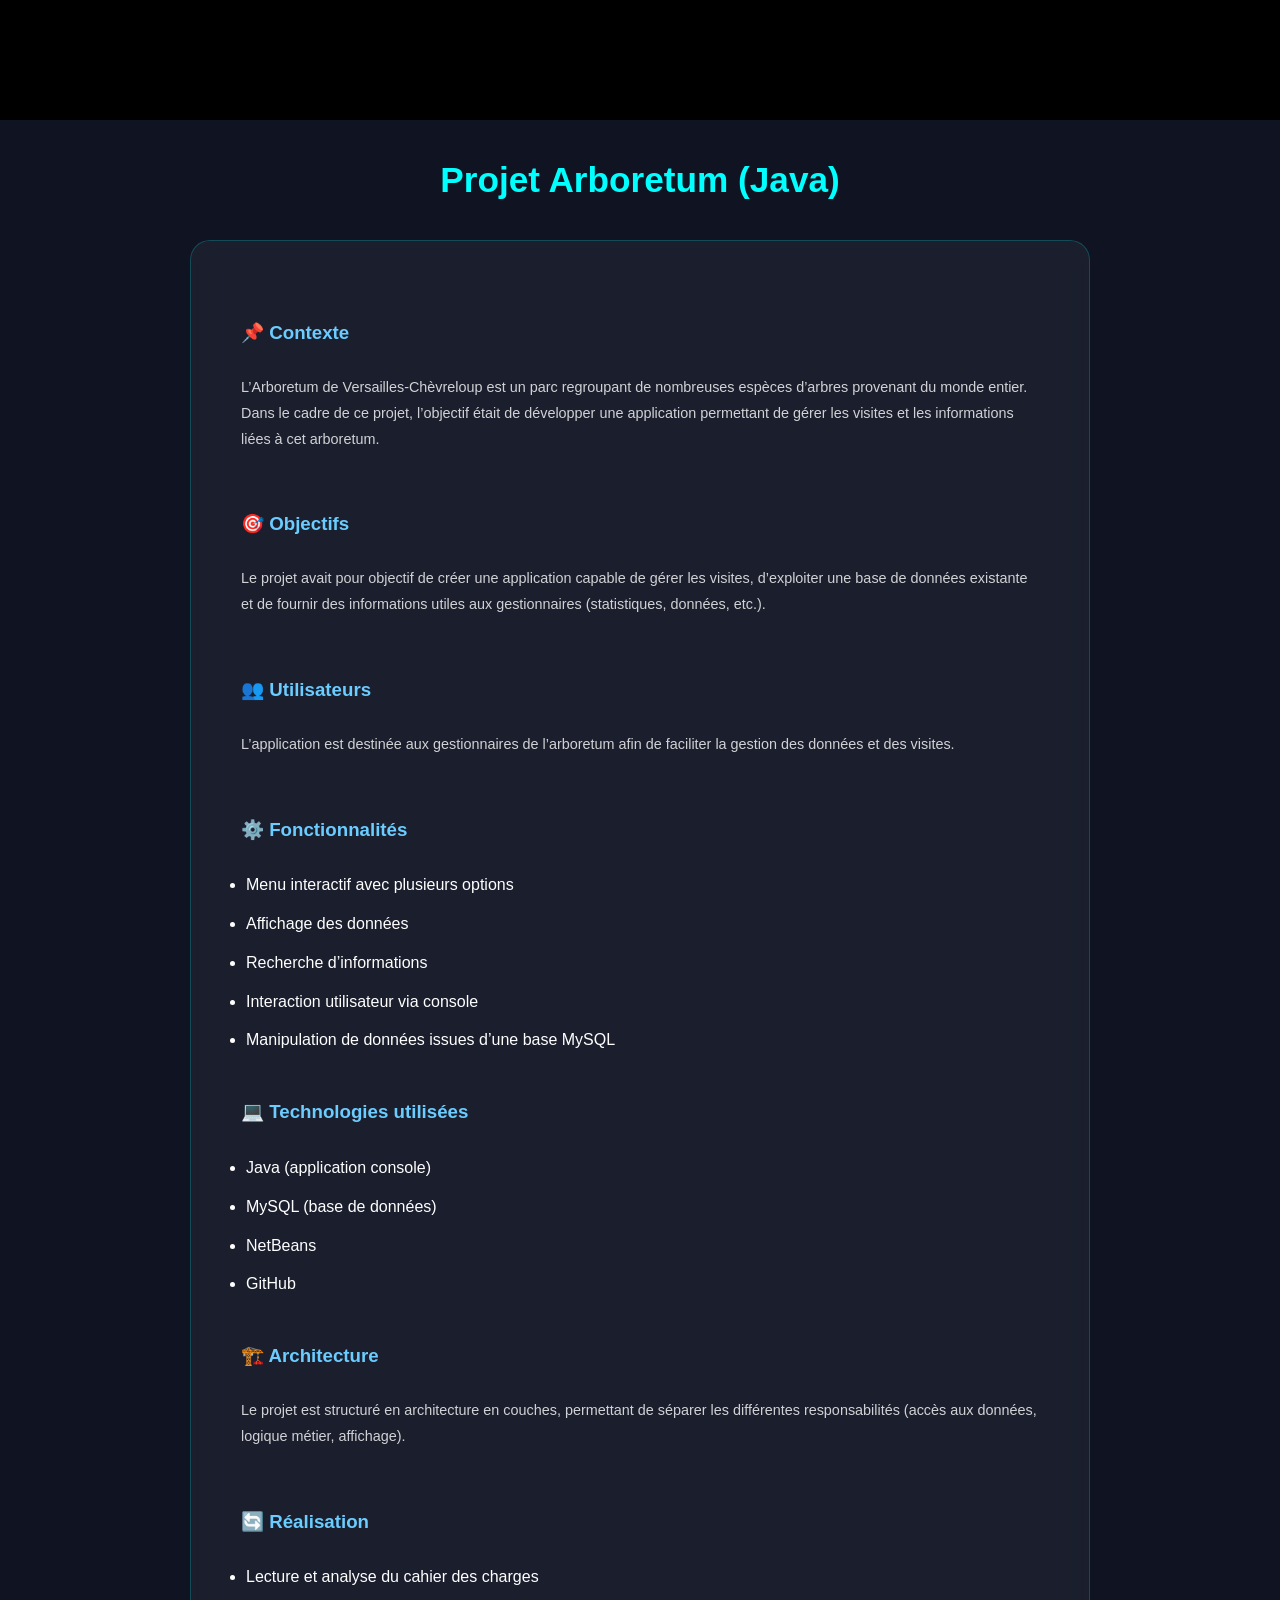
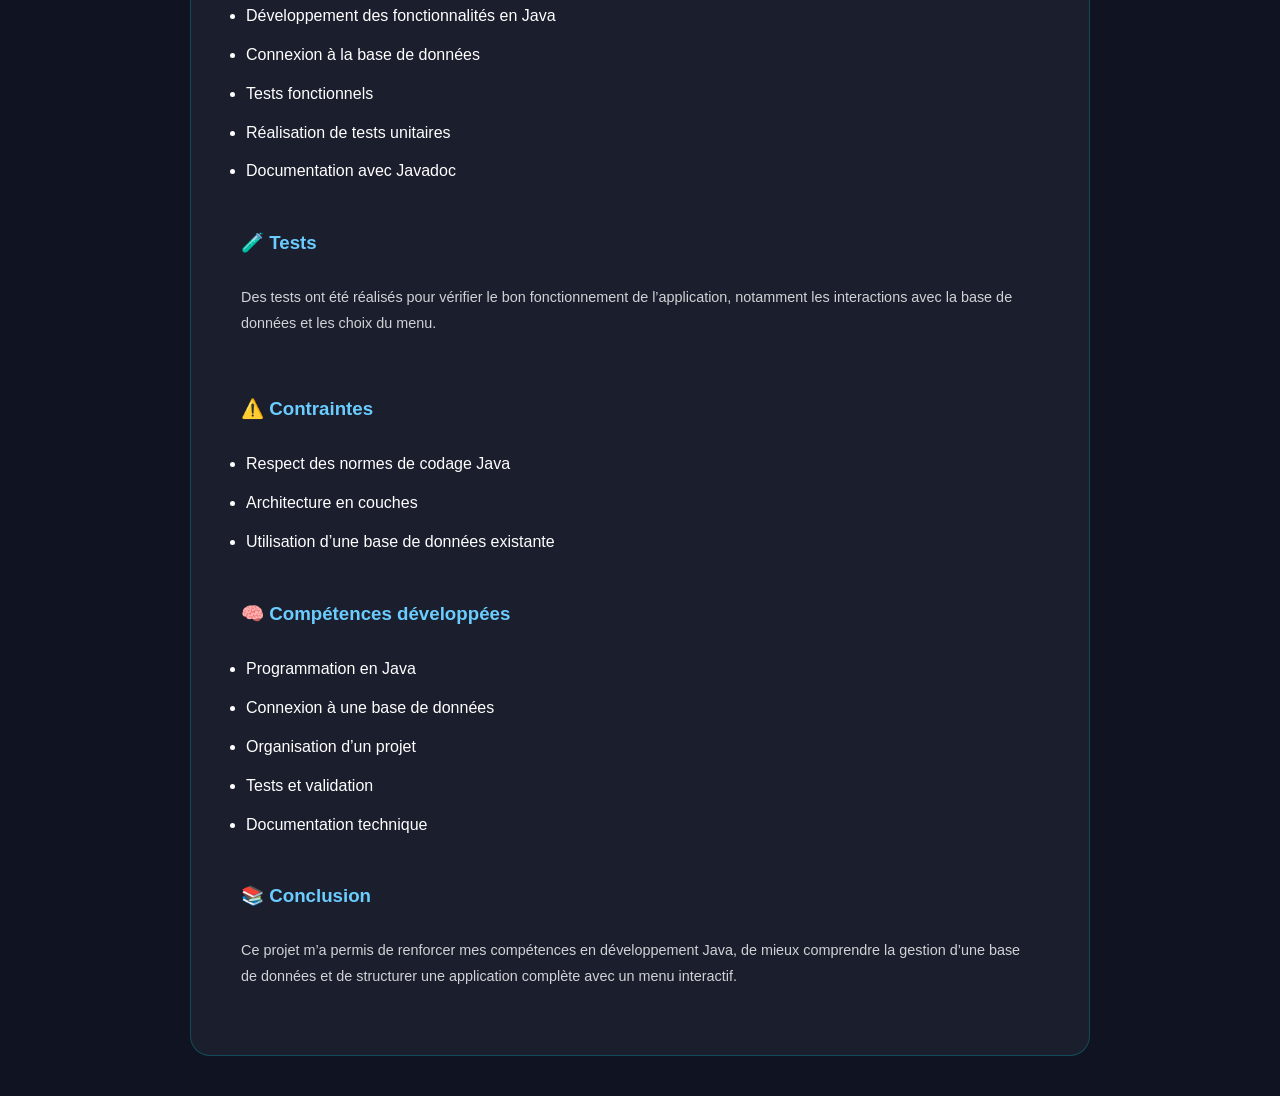
<file: projet4.html>
<!DOCTYPE html>
<html lang="fr">
<head>
  <meta charset="UTF-8">
  <title>Projet Arboretum</title>
  <link rel="stylesheet" href="style.css">
</head>

<body>

<section class="projects" style="margin-top:120px;">

  <h2 class="section-title">Projet Arboretum (Java)</h2>

  <div class="project-card">

    <h3>📌 Contexte</h3>
    <p>
      L’Arboretum de Versailles-Chèvreloup est un parc regroupant de nombreuses espèces d’arbres
      provenant du monde entier. Dans le cadre de ce projet, l’objectif était de développer
      une application permettant de gérer les visites et les informations liées à cet arboretum.
    </p>

    <h3>🎯 Objectifs</h3>
    <p>
      Le projet avait pour objectif de créer une application capable de gérer les visites,
      d’exploiter une base de données existante et de fournir des informations utiles
      aux gestionnaires (statistiques, données, etc.).
    </p>

    <h3>👥 Utilisateurs</h3>
    <p>
      L’application est destinée aux gestionnaires de l’arboretum afin de faciliter
      la gestion des données et des visites.
    </p>

    <h3>⚙️ Fonctionnalités</h3>
    <ul>
      <li>Menu interactif avec plusieurs options</li>
      <li>Affichage des données</li>
      <li>Recherche d’informations</li>
      <li>Interaction utilisateur via console</li>
      <li>Manipulation de données issues d’une base MySQL</li>
    </ul>

    <h3>💻 Technologies utilisées</h3>
    <ul>
      <li>Java (application console)</li>
      <li>MySQL (base de données)</li>
      <li>NetBeans</li>
      <li>GitHub</li>
    </ul>

    <h3>🏗️ Architecture</h3>
    <p>
      Le projet est structuré en architecture en couches, permettant de séparer
      les différentes responsabilités (accès aux données, logique métier, affichage).
    </p>

    <h3>🔄 Réalisation</h3>
    <ul>
      <li>Lecture et analyse du cahier des charges</li>
      <li>Développement des fonctionnalités en Java</li>
      <li>Connexion à la base de données</li>
      <li>Tests fonctionnels</li>
      <li>Réalisation de tests unitaires</li>
      <li>Documentation avec Javadoc</li>
    </ul>

    <h3>🧪 Tests</h3>
    <p>
      Des tests ont été réalisés pour vérifier le bon fonctionnement de l’application,
      notamment les interactions avec la base de données et les choix du menu.
    </p>

    <h3>⚠️ Contraintes</h3>
    <ul>
      <li>Respect des normes de codage Java</li>
      <li>Architecture en couches</li>
      <li>Utilisation d’une base de données existante</li>
    </ul>

    <h3>🧠 Compétences développées</h3>
    <ul>
      <li>Programmation en Java</li>
      <li>Connexion à une base de données</li>
      <li>Organisation d’un projet</li>
      <li>Tests et validation</li>
      <li>Documentation technique</li>
    </ul>

    <h3>📚 Conclusion</h3>
    <p>
      Ce projet m’a permis de renforcer mes compétences en développement Java,
      de mieux comprendre la gestion d’une base de données et de structurer
      une application complète avec un menu interactif.
    </p>

  </div>

</section>

</body>
</html>
</file>
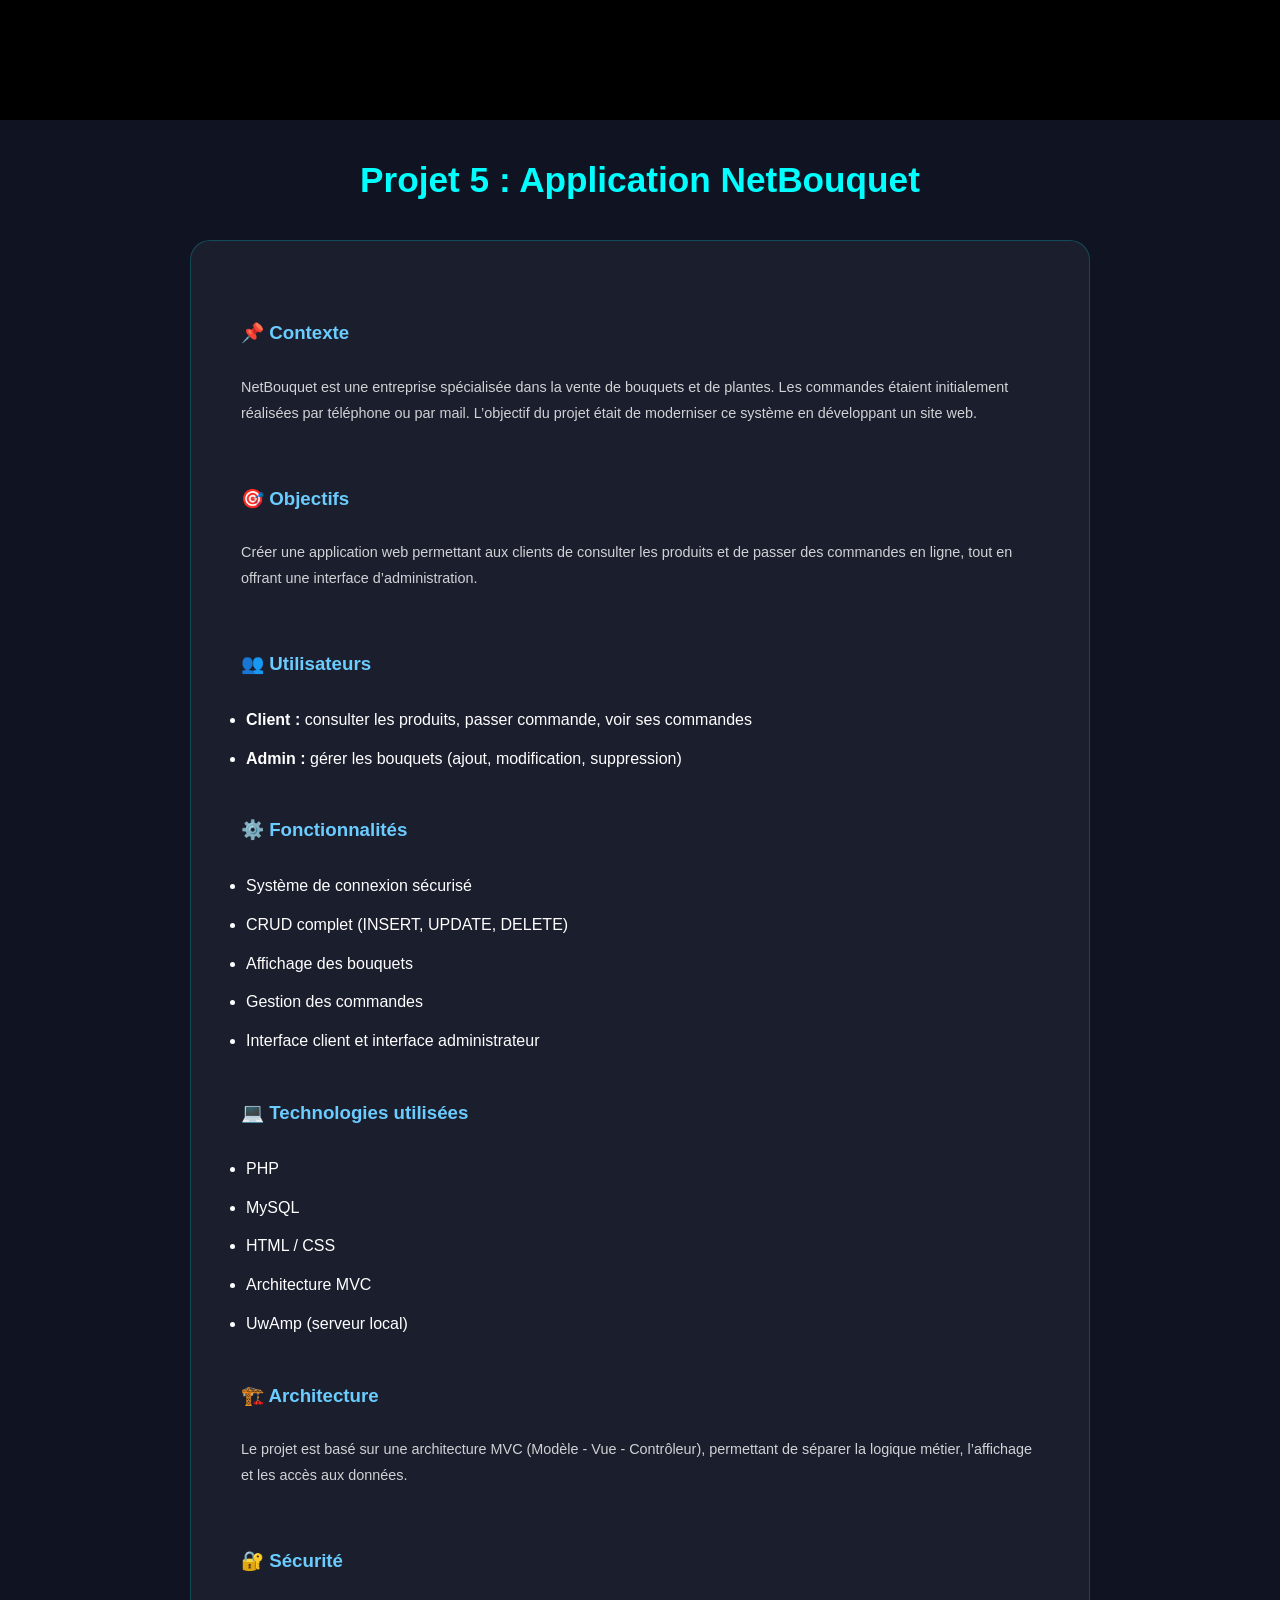
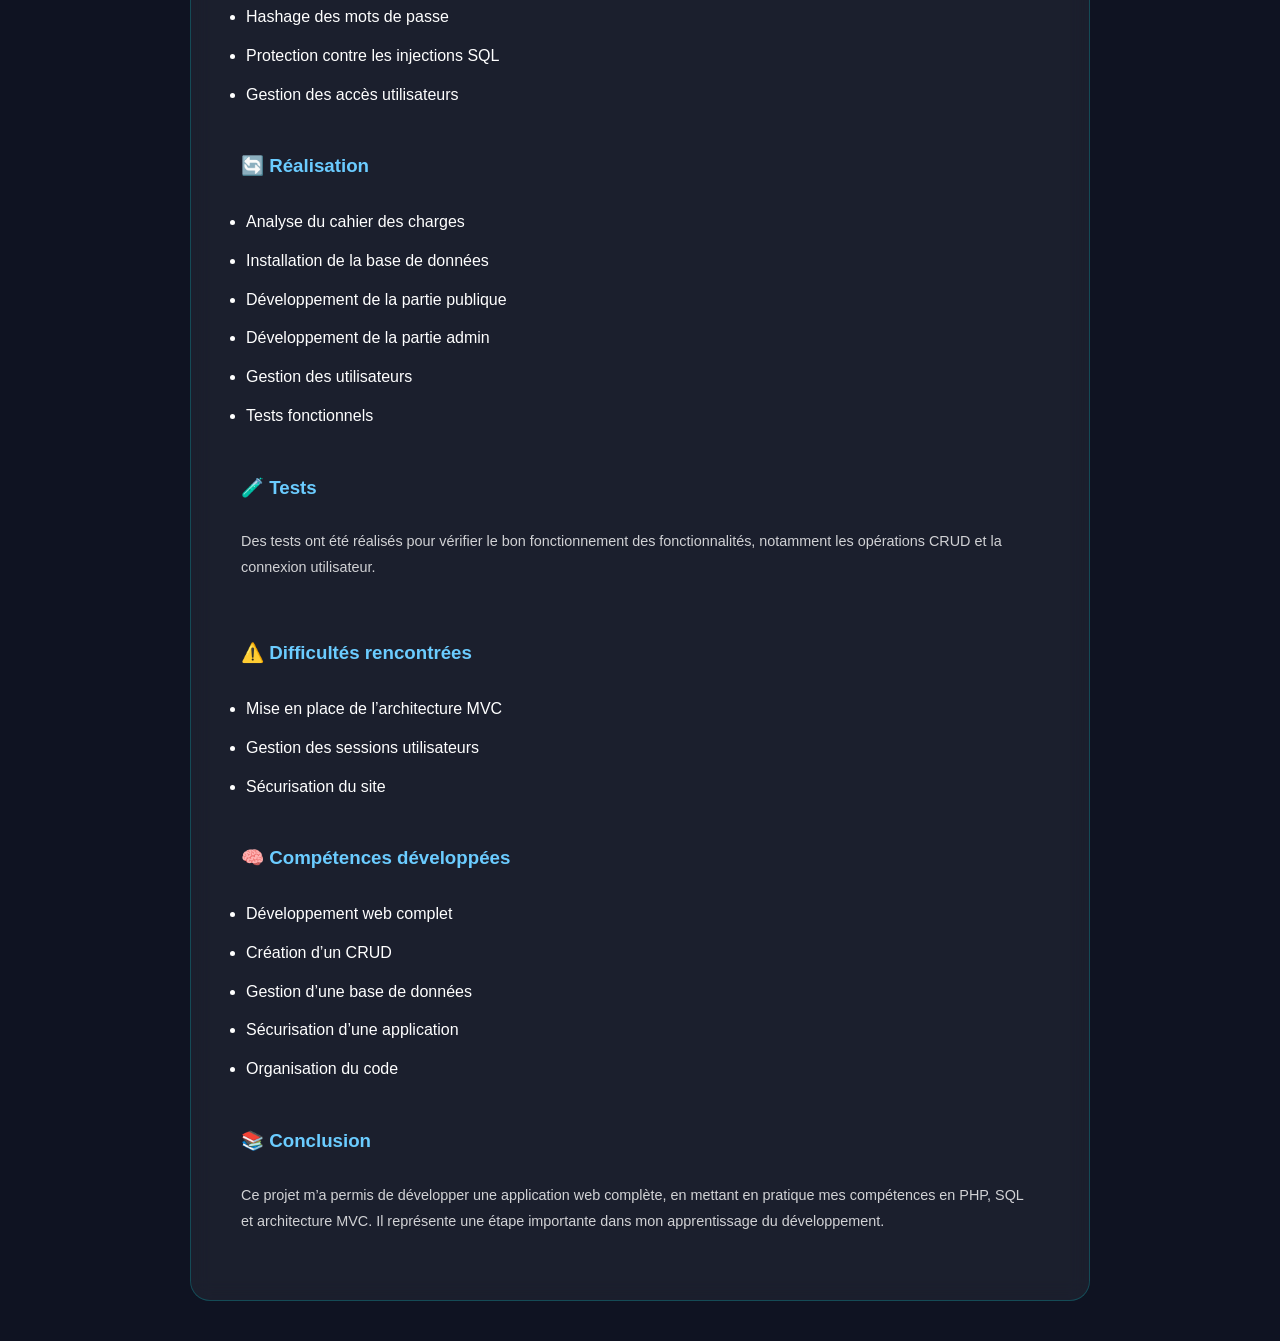
<file: projet5.html>
<!DOCTYPE html>
<html lang="fr">
<head>
  <meta charset="UTF-8">
  <title>Projet NetBouquet</title>
  <link rel="stylesheet" href="style.css">
</head>

<body>

<section class="projects" style="margin-top:120px;">

  <h2 class="section-title">Projet 5 : Application NetBouquet</h2>

  <div class="project-card">

    <h3>📌 Contexte</h3>
    <p>
      NetBouquet est une entreprise spécialisée dans la vente de bouquets et de plantes.
      Les commandes étaient initialement réalisées par téléphone ou par mail.
      L’objectif du projet était de moderniser ce système en développant un site web.
    </p>

    <h3>🎯 Objectifs</h3>
    <p>
      Créer une application web permettant aux clients de consulter les produits
      et de passer des commandes en ligne, tout en offrant une interface d’administration.
    </p>

    <h3>👥 Utilisateurs</h3>
    <ul>
      <li><strong>Client :</strong> consulter les produits, passer commande, voir ses commandes</li>
      <li><strong>Admin :</strong> gérer les bouquets (ajout, modification, suppression)</li>
    </ul>

    <h3>⚙️ Fonctionnalités</h3>
    <ul>
      <li>Système de connexion sécurisé</li>
      <li>CRUD complet (INSERT, UPDATE, DELETE)</li>
      <li>Affichage des bouquets</li>
      <li>Gestion des commandes</li>
      <li>Interface client et interface administrateur</li>
    </ul>

    <h3>💻 Technologies utilisées</h3>
    <ul>
      <li>PHP</li>
      <li>MySQL</li>
      <li>HTML / CSS</li>
      <li>Architecture MVC</li>
      <li>UwAmp (serveur local)</li>
    </ul>

    <h3>🏗️ Architecture</h3>
    <p>
      Le projet est basé sur une architecture MVC (Modèle - Vue - Contrôleur),
      permettant de séparer la logique métier, l’affichage et les accès aux données.
    </p>

    <h3>🔐 Sécurité</h3>
    <ul>
      <li>Hashage des mots de passe</li>
      <li>Protection contre les injections SQL</li>
      <li>Gestion des accès utilisateurs</li>
    </ul>

    <h3>🔄 Réalisation</h3>
    <ul>
      <li>Analyse du cahier des charges</li>
      <li>Installation de la base de données</li>
      <li>Développement de la partie publique</li>
      <li>Développement de la partie admin</li>
      <li>Gestion des utilisateurs</li>
      <li>Tests fonctionnels</li>
    </ul>

    <h3>🧪 Tests</h3>
    <p>
      Des tests ont été réalisés pour vérifier le bon fonctionnement des fonctionnalités,
      notamment les opérations CRUD et la connexion utilisateur.
    </p>

    <h3>⚠️ Difficultés rencontrées</h3>
    <ul>
      <li>Mise en place de l’architecture MVC</li>
      <li>Gestion des sessions utilisateurs</li>
      <li>Sécurisation du site</li>
    </ul>

    <h3>🧠 Compétences développées</h3>
    <ul>
      <li>Développement web complet</li>
      <li>Création d’un CRUD</li>
      <li>Gestion d’une base de données</li>
      <li>Sécurisation d’une application</li>
      <li>Organisation du code</li>
    </ul>

    <h3>📚 Conclusion</h3>
    <p>
      Ce projet m’a permis de développer une application web complète,
      en mettant en pratique mes compétences en PHP, SQL et architecture MVC.
      Il représente une étape importante dans mon apprentissage du développement.
    </p>

  </div>

</section>

</body>
</html>
</file>
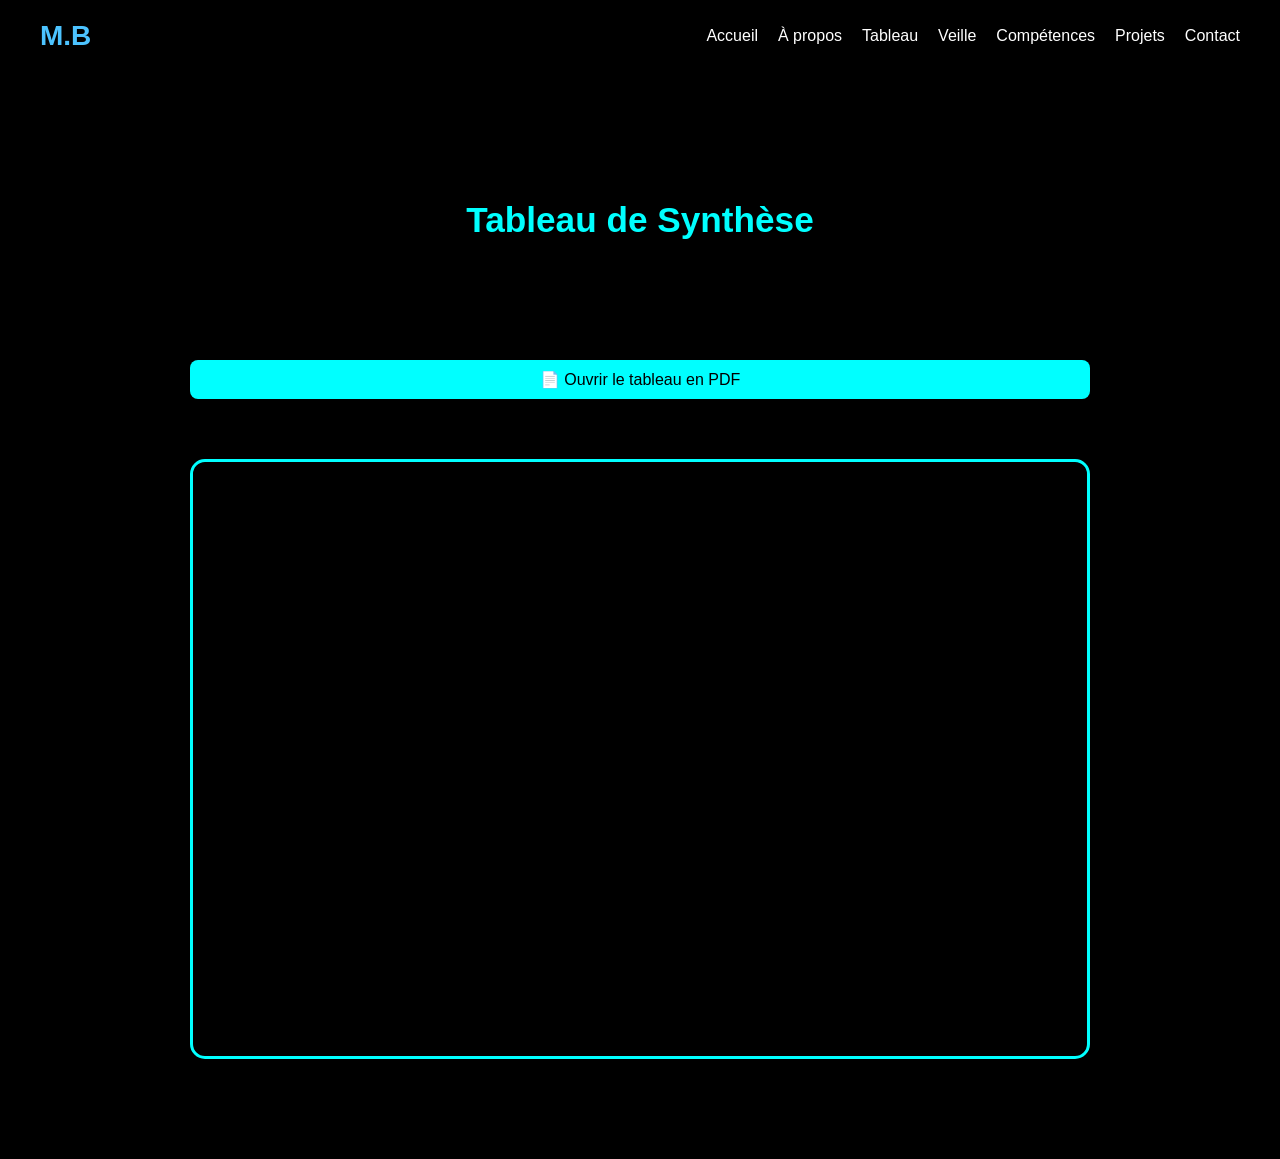
<file: tableau.html>
<!DOCTYPE html>
<html lang="fr">
<head>
  <meta charset="UTF-8">
  <meta name="viewport" content="width=device-width, initial-scale=1.0">
  <title>Tableau de Synthèse | Mehdi Boumoud</title>
  <link rel="stylesheet" href="style.css">
</head>

<body>

<header class="navbar">
  <h1 class="logo">M.B</h1>
  <nav>
    <ul>
      <li><a href="index.html">Accueil</a></li>
      <li><a href="about.html">À propos</a></li>
      <li><a href="tableau.html">Tableau</a></li>
      <li><a href="veille.html">Veille</a></li>
      <li><a href="competence.html">Compétences</a></li>
      <li><a href="projet.html">Projets</a></li>
      <li><a href="contact.html">Contact</a></li>
    </ul>
  </nav>
</header>

<section class="about reveal">
  <div class="about-container" style="flex-direction: column; text-align: center; gap: 30px;">

    <h2 class="section-title">Tableau de Synthèse</h2>

    <a href="image/tableau.pdf" target="_blank" class="btn-pdf">
      📄 Ouvrir le tableau en PDF
    </a>

    <iframe
      src="image/tableau.pdf"
      width="100%"
      height="600"
      style="border: 3px solid cyan; border-radius: 15px;">
    </iframe>

  </div>
</section>

<script src="script.js"></script>

</body>
</html>
</file>
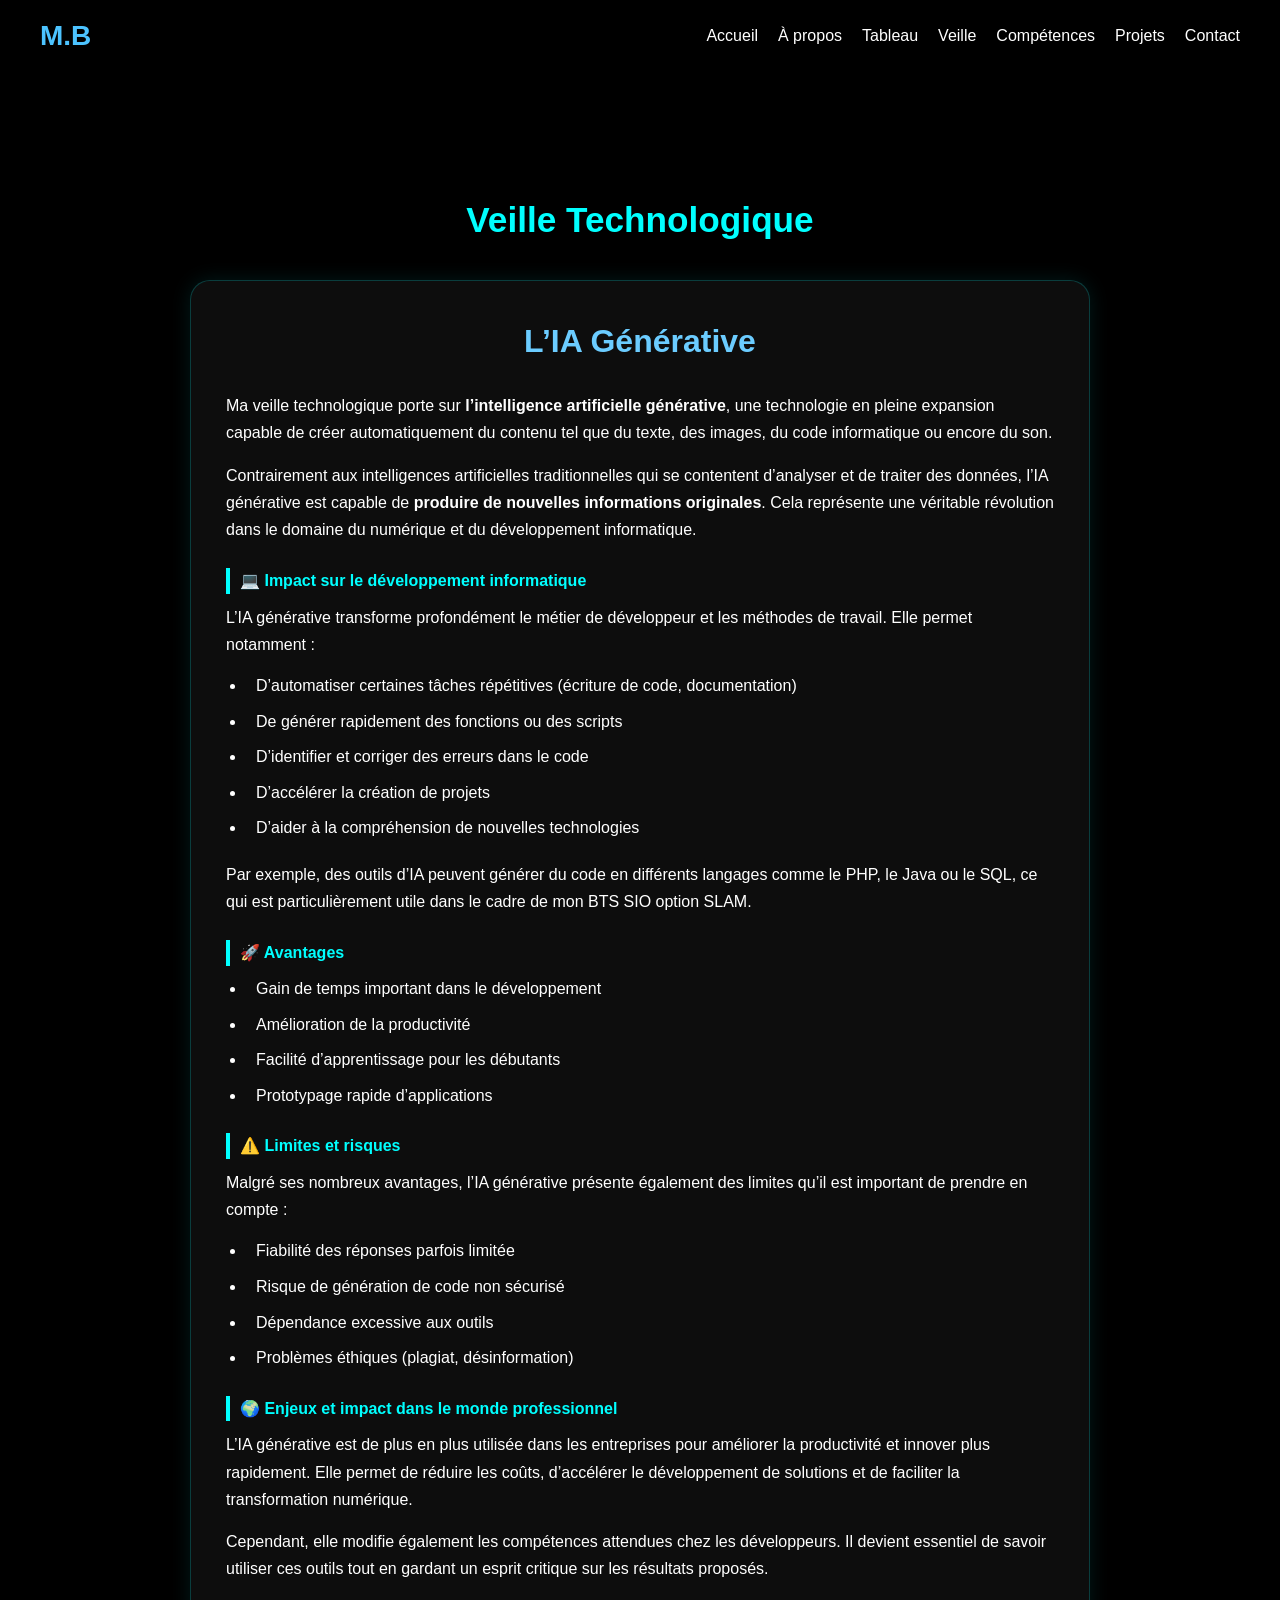
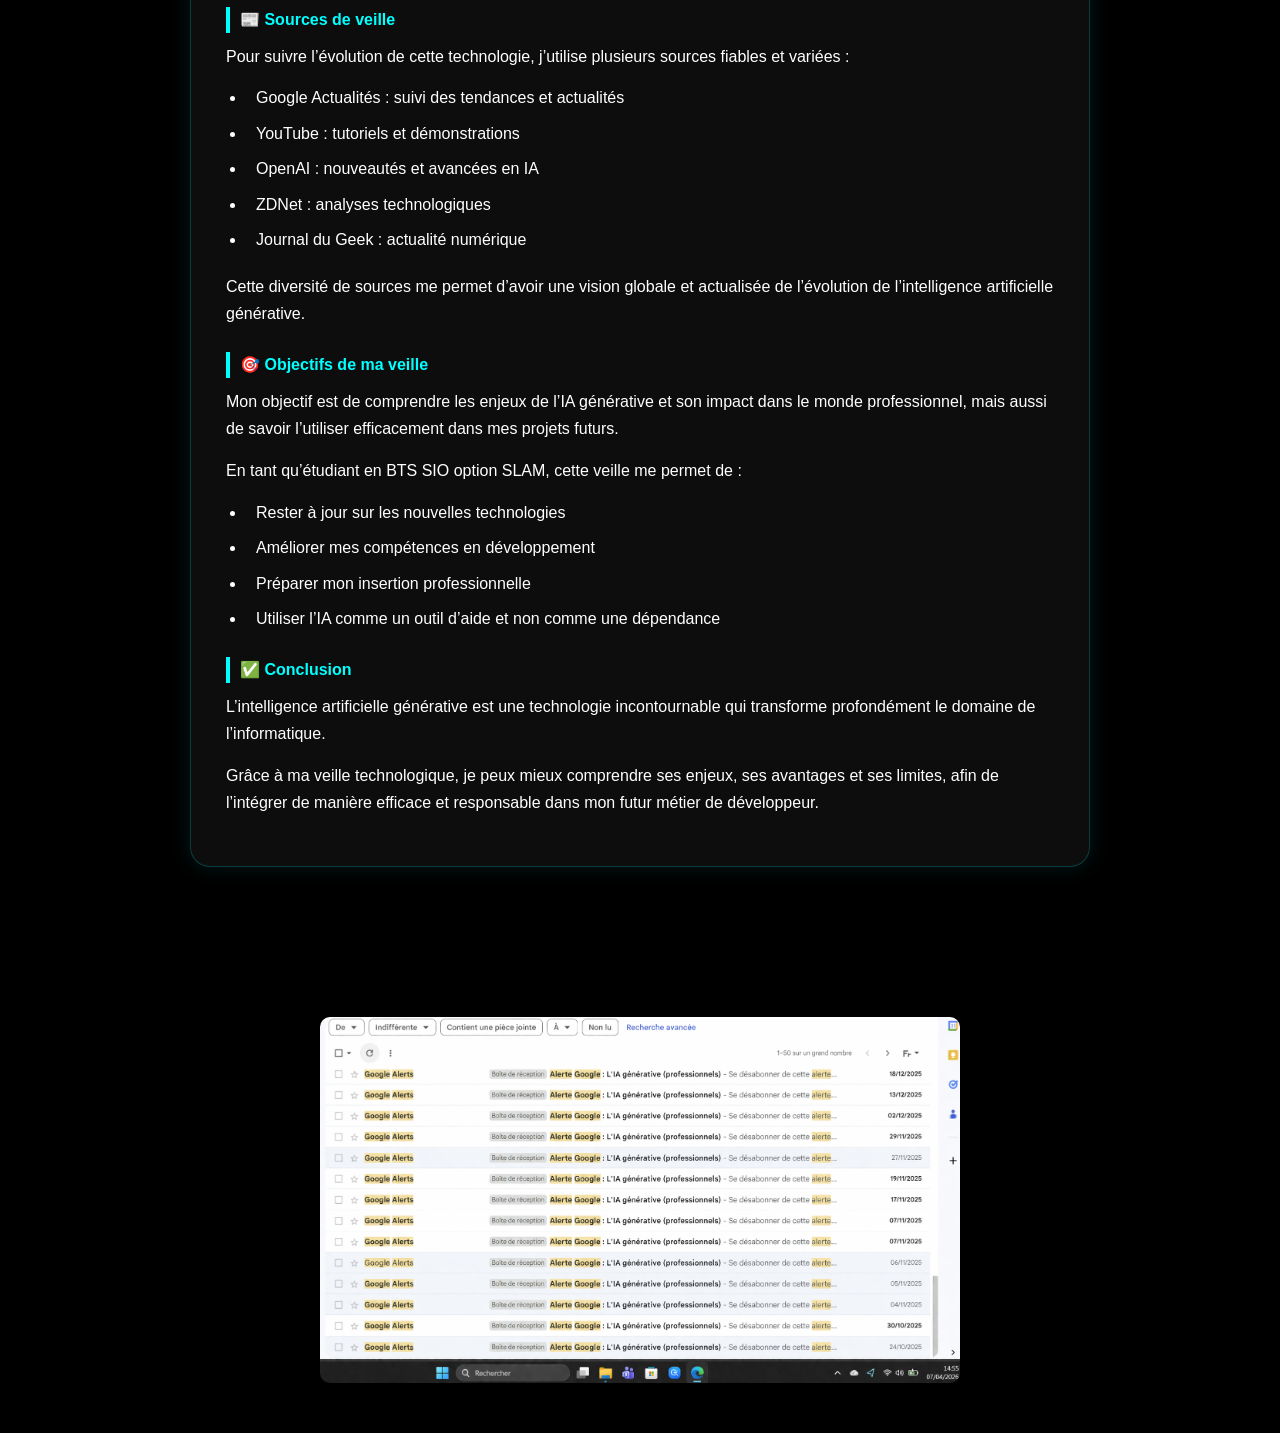
<file: veille.html>
<!DOCTYPE html>
<html lang="fr">
<head>
  <meta charset="UTF-8">
  <meta name="viewport" content="width=device-width, initial-scale=1.0">
  <title>Veille technologique | Mehdi Boumoud</title>
  <link rel="stylesheet" href="style.css">
</head>

<body>

<header class="navbar">
  <h1 class="logo">M.B</h1>
  <nav>
    <ul>
      <li><a href="index.html">Accueil</a></li>
      <li><a href="about.html">À propos</a></li>
      <li><a href="tableau.html">Tableau</a></li>
      <li><a href="veille.html">Veille</a></li>
      <li><a href="competence.html">Compétences</a></li>
      <li><a href="projet.html">Projets</a></li>
      <li><a href="contact.html">Contact</a></li>
    </ul>
  </nav>
</header>

<section class="veille reveal">
  <h2 class="section-title">Veille Technologique</h2>

  <div class="veille-container">
    <div class="veille-card">

      <h3>L’IA Générative</h3>

      <p>
        Ma veille technologique porte sur <strong>l’intelligence artificielle générative</strong>,
        une technologie en pleine expansion capable de créer automatiquement du contenu
        tel que du texte, des images, du code informatique ou encore du son.
      </p>

      <p>
        Contrairement aux intelligences artificielles traditionnelles qui se contentent
        d’analyser et de traiter des données, l’IA générative est capable de
        <strong>produire de nouvelles informations originales</strong>. Cela représente
        une véritable révolution dans le domaine du numérique et du développement informatique.
      </p>

      <h4>💻 Impact sur le développement informatique</h4>

      <p>
        L’IA générative transforme profondément le métier de développeur et les méthodes de travail.
        Elle permet notamment :
      </p>

      <ul>
        <li>D’automatiser certaines tâches répétitives (écriture de code, documentation)</li>
        <li>De générer rapidement des fonctions ou des scripts</li>
        <li>D’identifier et corriger des erreurs dans le code</li>
        <li>D’accélérer la création de projets</li>
        <li>D’aider à la compréhension de nouvelles technologies</li>
      </ul>

      <p>
        Par exemple, des outils d’IA peuvent générer du code en différents langages comme
        le PHP, le Java ou le SQL, ce qui est particulièrement utile dans le cadre
        de mon BTS SIO option SLAM.
      </p>

      <h4>🚀 Avantages</h4>

      <ul>
        <li>Gain de temps important dans le développement</li>
        <li>Amélioration de la productivité</li>
        <li>Facilité d’apprentissage pour les débutants</li>
        <li>Prototypage rapide d’applications</li>
      </ul>

      <h4>⚠️ Limites et risques</h4>

      <p>
        Malgré ses nombreux avantages, l’IA générative présente également des limites
        qu’il est important de prendre en compte :
      </p>

      <ul>
        <li>Fiabilité des réponses parfois limitée</li>
        <li>Risque de génération de code non sécurisé</li>
        <li>Dépendance excessive aux outils</li>
        <li>Problèmes éthiques (plagiat, désinformation)</li>
      </ul>

      <h4>🌍 Enjeux et impact dans le monde professionnel</h4>

      <p>
        L’IA générative est de plus en plus utilisée dans les entreprises pour améliorer
        la productivité et innover plus rapidement. Elle permet de réduire les coûts,
        d’accélérer le développement de solutions et de faciliter la transformation numérique.
      </p>

      <p>
        Cependant, elle modifie également les compétences attendues chez les développeurs.
        Il devient essentiel de savoir utiliser ces outils tout en gardant un esprit critique
        sur les résultats proposés.
      </p>

      <h4>📰 Sources de veille</h4>

      <p>
        Pour suivre l’évolution de cette technologie, j’utilise plusieurs sources fiables et variées :
      </p>

      <ul>
        <li>Google Actualités : suivi des tendances et actualités</li>
        <li>YouTube : tutoriels et démonstrations</li>
        <li>OpenAI : nouveautés et avancées en IA</li>
        <li>ZDNet : analyses technologiques</li>
        <li>Journal du Geek : actualité numérique</li>
      </ul>

      <p>
        Cette diversité de sources me permet d’avoir une vision globale et actualisée
        de l’évolution de l’intelligence artificielle générative.
      </p>

      <h4>🎯 Objectifs de ma veille</h4>

      <p>
        Mon objectif est de comprendre les enjeux de l’IA générative et son impact
        dans le monde professionnel, mais aussi de savoir l’utiliser efficacement
        dans mes projets futurs.
      </p>

      <p>
        En tant qu’étudiant en BTS SIO option SLAM, cette veille me permet de :
      </p>

      <ul>
        <li>Rester à jour sur les nouvelles technologies</li>
        <li>Améliorer mes compétences en développement</li>
        <li>Préparer mon insertion professionnelle</li>
        <li>Utiliser l’IA comme un outil d’aide et non comme une dépendance</li>
      </ul>

      <h4>✅ Conclusion</h4>

      <p>
        L’intelligence artificielle générative est une technologie incontournable
        qui transforme profondément le domaine de l’informatique.
      </p>

      <p>
        Grâce à ma veille technologique, je peux mieux comprendre ses enjeux,
        ses avantages et ses limites, afin de l’intégrer de manière efficace
        et responsable dans mon futur métier de développeur.
      </p>

    </div>
  </div>
</section>

<img src="image/veille.png" style="width:50%; display:block; margin:50px auto; border-radius:10px;">

<script src="script.js"></script>

</body>
</html>
</file>
<file: style.css>
/* RESET */
* {
  margin: 0;
  padding: 0;
  box-sizing: border-box;
}

/* GLOBAL */
body {
  font-family: Arial, sans-serif;
  background: #000;
  color: white;
  overflow-x: hidden;
}

/* CANVAS */
#bgCanvas {
  position: fixed;
  top: 0;
  left: 0;
  width: 100vw;
  height: 100vh;
  z-index: -1;
  pointer-events: none;
}

/* HEADER */
.navbar {
  position: fixed;
  top: 0;
  width: 100%;
  padding: 20px 40px;
  background: rgba(0,0,0,0.5);
  backdrop-filter: blur(6px);
  display: flex;
  justify-content: space-between;
  align-items: center;
}

.logo {
  color: #4cc3ff;
  font-size: 28px;
}

.navbar ul {
  display: flex;
  gap: 20px;
  list-style: none;
}

.navbar a {
  color: white;
  text-decoration: none;
  transition: 0.3s;
}

.navbar a:hover {
  color: #4cc3ff;
}

/* HERO */
.hero {
  height: 100vh;
  display: flex;
  justify-content: center;
  align-items: center;
}

.hero-content {
  text-align: center;
}

.title {
  font-size: 60px;
  color: #6bccff;
}

.subtitle {
  margin-top: 20px;
  font-size: 28px;
}

.subtext {
  margin-top: 10px;
  font-size: 18px;
}

/* SECTIONS */
section {
  padding: 100px 10%;
}

/* TITRES */
.section-title {
  text-align: center;
  font-size: 2.2em;
  margin-bottom: 40px;
  color: cyan;
}

/* ABOUT */
.about-container {
  display: flex;
  flex-wrap: wrap;
  gap: 30px;
}

.about-text,
.about-extra {
  flex: 1;
  background: rgba(255,255,255,0.05);
  padding: 25px;
  border-radius: 15px;
}

.about-text h2,
.about-extra h3 {
  color: cyan;
  margin-bottom: 10px;
}

/* SKILLS */
.skills-container {
  display: grid;
  grid-template-columns: repeat(auto-fit, minmax(200px, 1fr));
  gap: 20px;
}

.skill-box {
  background: rgba(255,255,255,0.05);
  padding: 20px;
  border-radius: 15px;
}

.skill-bar {
  background: #222;
  height: 10px;
  border-radius: 10px;
  margin-top: 10px;
}

.skill-bar span {
  display: block;
  height: 100%;
  background: cyan;
}

/* CONTACT */
.contact-container {
  text-align: center;
}

/* PDF BUTTON */
.btn-pdf {
  display: inline-block;
  padding: 10px 15px;
  background: cyan;
  color: black;
  border-radius: 8px;
  text-decoration: none;
  margin-top: 20px;
}

/* VEILLE */
.veille-card {
  background: rgba(255,255,255,0.05);
  padding: 25px;
  border-radius: 15px;
  line-height: 1.6;
}

/* ANIMATION */
.reveal {
  opacity: 0;
  transform: translateY(40px);
  transition: 0.6s;
}

.reveal.active {
  opacity: 1;
  transform: translateY(0);
}

/* RESPONSIVE */
@media (max-width: 768px) {
  .about-container {
    flex-direction: column;
  }

  .title {
    font-size: 40px;
  }
}
#bgCanvas {
  position: fixed;
  top: 0;
  left: 0;
  width: 100vw;
  height: 100vh;
  z-index: 0;              /* ⚠️ change -1 → 0 */
  pointer-events: none;    /* 🔥 indispensable */
}
.navbar {
  position: fixed;
  z-index: 9999; /* 🔥 au-dessus de tout */
}
/* SECTION PROJETS */
.projects {
  padding: 120px 10%;
  background: #0f1322;
}

/* GRID */
.projects-container {
  display: grid;
  grid-template-columns: repeat(auto-fit, minmax(280px, 1fr));
  gap: 30px;
}

/* CARD */
.project-card {
  background: rgba(255, 255, 255, 0.05);
  border-radius: 15px;
  overflow: hidden;
  text-decoration: none;
  color: white;
  transition: 0.3s;
  border: 1px solid rgba(0, 255, 255, 0.2);
}

.project-card:hover {
  transform: translateY(-10px) scale(1.02);
  box-shadow: 0 0 25px cyan;
}

/* IMAGE */
.project-img {
  height: 180px;
  background-size: cover;
  background-position: center;
}

/* TEXTE */
.project-card h3 {
  padding: 15px;
  color: cyan;
}

.project-card p {
  padding: 0 15px 15px;
  font-size: 0.9em;
  opacity: 0.8;
}
.skill-box p {
  margin-top: 10px;
  font-size: 0.9em;
  opacity: 0.8;
  line-height: 1.5;
}
/* ===== VEILLE FIX FINAL ===== */

.veille {
  margin-top: 100px;
}

/* Centrer le contenu */
.veille-container {
  display: flex;
  justify-content: center;
}

/* Carte principale */
.veille-card {
  max-width: 900px;
  width: 100%;
  padding: 35px;
  border-radius: 20px;
  background: rgba(255,255,255,0.05);
  border: 1px solid rgba(0,255,255,0.2);
  box-shadow: 0 0 20px rgba(0,255,255,0.1);
}

/* Titre principal */
.veille-card h3 {
  text-align: center;
  font-size: 2em;
  color: #6bccff;
  margin-bottom: 25px;
}

/* Sous titres */
.veille-card h4 {
  margin-top: 25px;
  margin-bottom: 10px;
  color: cyan;
  border-left: 4px solid cyan;
  padding-left: 10px;
}

/* Paragraphes */
.veille-card p {
  margin-bottom: 15px;
  line-height: 1.7;
}

/* Listes */
.veille-card ul {
  margin-left: 20px;
  margin-bottom: 20px;
}

/* Items */
.veille-card li {
  margin-bottom: 10px;
  padding-left: 10px;
}

/* Bonus effet hover */
.veille-card:hover {
  transform: translateY(-5px);
  box-shadow: 0 0 30px cyan;
  transition: 0.3s;
}
/* ===== ABOUT EN VERTICAL ===== */

.about-container {
  display: flex;
  flex-direction: column;   /* 🔥 IMPORTANT */
  gap: 40px;
  max-width: 900px;
  margin: auto;
}
.about-text,
.about-extra {
  background: rgba(255,255,255,0.05);
  padding: 30px;
  border-radius: 20px;
  border: 1px solid rgba(0,255,255,0.2);
  transition: 0.3s;
}

/* Effet hover */
.about-text:hover,
.about-extra:hover {
  transform: translateY(-5px);
  box-shadow: 0 0 20px cyan;
}
/* ===== ABOUT ULTRA STYLÉ ===== */

.about-container {
  display: flex;
  flex-direction: column;
  gap: 40px;
  max-width: 900px;
  margin: auto;
}

/* Cartes */
.about-text,
.about-extra {
  background: rgba(255,255,255,0.03);
  padding: 30px;
  border-radius: 20px;
  border: 1px solid rgba(0,255,255,0.2);
  position: relative;
  overflow: hidden;
  transition: 0.4s;
}

/* Glow animé */
.about-text::before,
.about-extra::before {
  content: "";
  position: absolute;
  width: 200%;
  height: 200%;
  background: radial-gradient(circle, rgba(0,255,255,0.15), transparent 70%);
  top: -50%;
  left: -50%;
  opacity: 0;
  transition: 0.5s;
}

/* Hover effet */
.about-text:hover::before,
.about-extra:hover::before {
  opacity: 1;
}

/* Lift + glow */
.about-text:hover,
.about-extra:hover {
  transform: translateY(-8px) scale(1.01);
  box-shadow: 0 0 25px cyan;
}

/* Titres */
.about-text h2,
.about-extra h3 {
  color: #6bccff;
  margin-bottom: 15px;
  font-size: 1.4em;
  position: relative;
}

/* Ligne stylée sous titre */
.about-text h2::after,
.about-extra h3::after {
  content: "";
  display: block;
  width: 50px;
  height: 2px;
  background: cyan;
  margin-top: 8px;
}

/* Texte */
.about-text p,
.about-extra p {
  line-height: 1.7;
  opacity: 0.9;
}

/* Listes */
.about-extra ul {
  margin-left: 20px;
}

.about-extra li {
  margin-bottom: 8px;
  position: relative;
  padding-left: 15px;
}

/* Puces stylées */
.about-extra li::before {
  content: "▹";
  position: absolute;
  left: 0;
  color: cyan;
}
/* ===== ESPACEMENT TEXTE ===== */

/* Paragraphes */
.about-text p,
.about-extra p {
  margin-bottom: 20px;
  line-height: 1.8;       /* 🔥 espace entre les lignes */
  letter-spacing: 0.5px;  /* léger espacement lettres */
}

/* Listes */
.about-extra ul {
  margin-top: 15px;
  margin-bottom: 20px;
}

.about-extra li {
  margin-bottom: 12px;   /* 🔥 espace entre chaque ligne */
  line-height: 1.7;
}

/* Titres */
.about-text h2,
.about-extra h3 {
  margin-bottom: 15px;
}

/* ===== STYLE PREMIUM ===== */

/* Cartes */
.about-text,
.about-extra {
  background: rgba(255,255,255,0.03);
  padding: 35px;
  border-radius: 20px;
  border: 1px solid rgba(0,255,255,0.2);
  transition: 0.3s;
}

/* Hover */
.about-text:hover,
.about-extra:hover {
  transform: translateY(-5px);
  box-shadow: 0 0 25px cyan;
}

/* Container centré */
.about-container {
  display: flex;
  flex-direction: column;
  gap: 50px;   /* 🔥 espace entre les blocs */
  max-width: 900px;
  margin: auto;
}

/* Section */
.about {
  margin-top: 100px;
}
/* ===== FIX FINAL ABOUT (FORCE) ===== */

.about-text p,
.about-extra p {
  margin-bottom: 25px !important;
  line-height: 2 !important;       /* 🔥 espace bien visible */
}

.about-extra li {
  margin-bottom: 15px !important;
  line-height: 1.9 !important;
}

/* espace entre blocs */
.about-container {
  gap: 60px !important;
}

/* espace intérieur */
.about-text,
.about-extra {
  padding: 40px !important;
}
/* ===== CONTACT PRO ===== */

.contact-container {
  display: grid;
  grid-template-columns: repeat(auto-fit, minmax(250px, 1fr));
  gap: 30px;
  max-width: 900px;
  margin: auto;
}

/* Cartes */
.contact-card {
  background: rgba(255,255,255,0.03);
  padding: 25px;
  border-radius: 20px;
  border: 1px solid rgba(0,255,255,0.2);
  text-align: center;
  transition: 0.3s;
}

/* Hover */
.contact-card:hover {
  transform: translateY(-5px);
  box-shadow: 0 0 20px cyan;
}

/* Titres */
.contact-card h3 {
  color: #6bccff;
  margin-bottom: 10px;
}

/* Texte */
.contact-card p {
  opacity: 0.9;
  line-height: 1.6;
}
/* Bouton */
.btn-image {
  display: block;
  margin: 20px auto;
  padding: 10px 20px;
  background: cyan;
  color: black;
  border: none;
  border-radius: 10px;
  cursor: pointer;
  font-weight: bold;
  transition: 0.3s;
}

.btn-image:hover {
  background: #6bccff;
}

/* Image */
.veille-image {
  margin-top: 20px;
  text-align: center;
}

.veille-image img {
  max-width: 700px;
  width: 100%;
  border-radius: 15px;
  border: 1px solid rgba(0,255,255,0.2);
}
.projects {
  margin-top: 120px;
  padding: 40px;
}

/* Carte projet */
.project-card {
  background: rgba(255,255,255,0.05);
  padding: 35px;
  border-radius: 20px;
  border: 1px solid rgba(0,255,255,0.2);
  max-width: 900px;
  margin: auto;
  line-height: 1.8;
}

/* Titres */
.project-card h3 {
  color: #6bccff;
  margin-top: 25px;
  margin-bottom: 10px;
}

/* Texte */
.project-card p {
  margin-bottom: 15px;
}

/* Listes */
.project-card ul {
  margin-left: 20px;
  margin-bottom: 20px;
}

.project-card li {
  margin-bottom: 10px;
}

/* Hover stylé */
.project-card:hover {
  box-shadow: 0 0 25px cyan;
  transform: translateY(-5px);
  transition: 0.3s;
}
.project-card {
  backdrop-filter: blur(10px);
}
</file>
